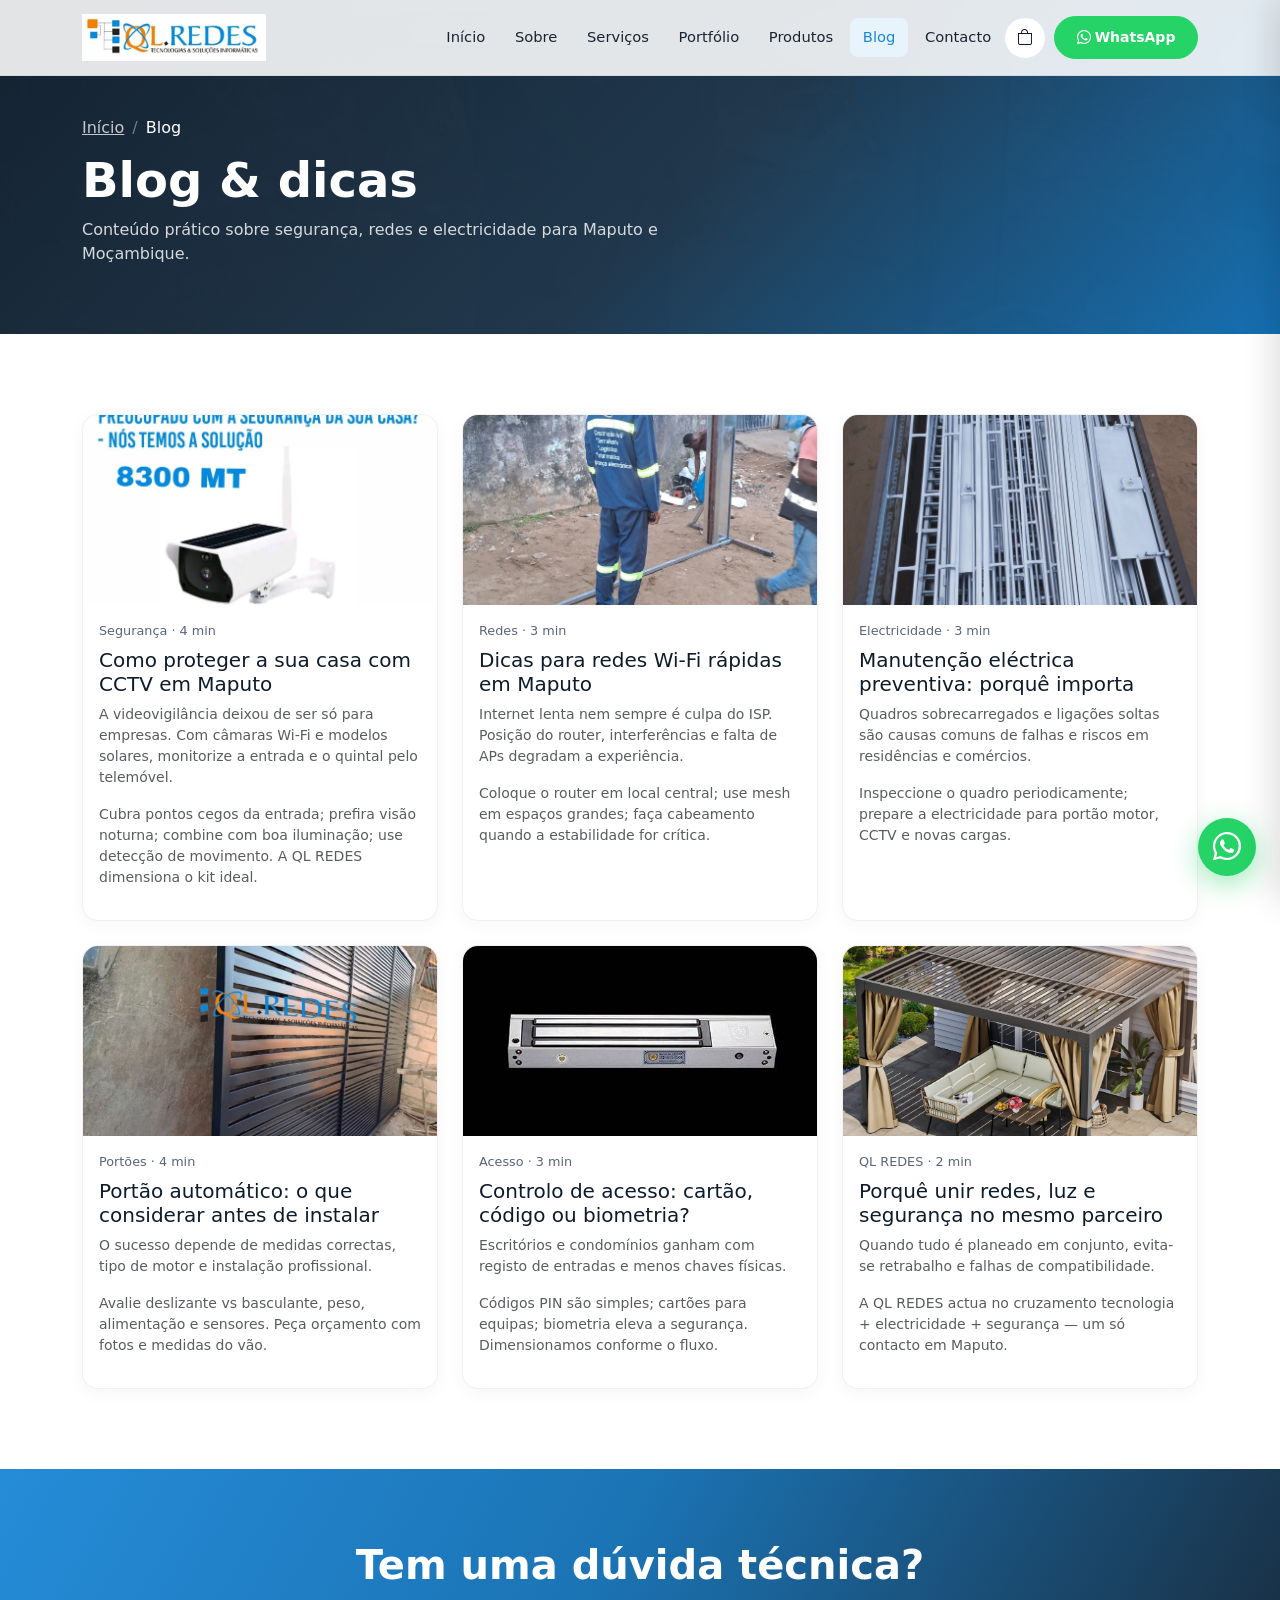
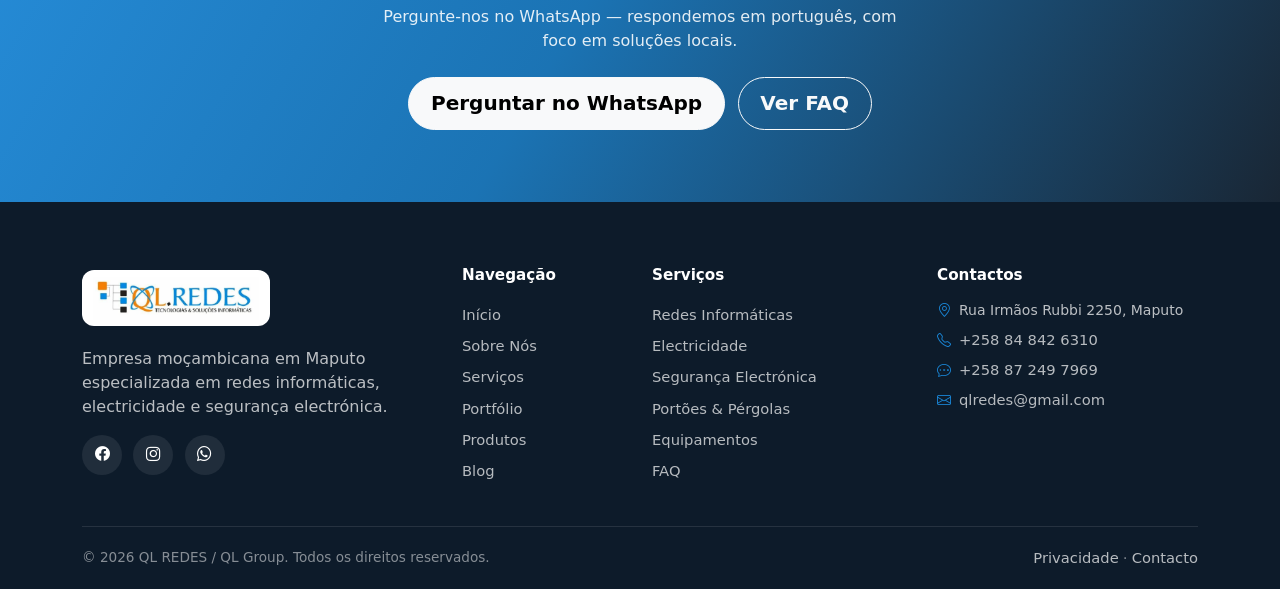
<file: blog.html>
<!DOCTYPE html>
<html lang="pt">
<head>
  <meta charset="UTF-8">
  <meta name="viewport" content="width=device-width, initial-scale=1.0">
  <title>Blog | Dicas de Segurança, Redes e Electricidade — QL REDES</title>
  <meta name="description" content="Artigos e dicas da QL REDES: CCTV, Wi-Fi em Maputo, manutenção eléctrica e portões automáticos.">
  <link href="https://cdn.jsdelivr.net/npm/bootstrap@5.3.3/dist/css/bootstrap.min.css" rel="stylesheet" integrity="sha384-QWTKZyjpPEjISv5WaRU9OFeRpok6YctnYmDr5pNlyT2bRjXh0JMhjY6hW+ALEwIH" crossorigin="anonymous">
  <link href="https://cdn.jsdelivr.net/npm/bootstrap-icons@1.11.3/font/bootstrap-icons.min.css" rel="stylesheet">
  <link rel="stylesheet" href="assets/css/style.css">
  <link rel="icon" href="assets/images/logo.png">
</head>
<body>
  <header id="site-header"></header>
  <main>

    <section class="page-hero">
      <div class="parallax-bg" data-parallax="0.2" style="background-image:url('assets/images/488415479_17893244067207634_6754080003431670941_n.jpg')"></div>
      <div class="parallax-overlay"></div>
      <div class="container">
        <nav aria-label="breadcrumb"><ol class="breadcrumb"><li class="breadcrumb-item"><a href="index.html">Início</a></li><li class="breadcrumb-item active">Blog</li></ol></nav>
        <h1 class="display-5 fw-bold">Blog &amp; dicas</h1>
        <p>Conteúdo prático sobre segurança, redes e electricidade para Maputo e Moçambique.</p>
      </div>
    </section>
    <section class="section"><div class="container"><div class="row g-4">
          <div class="col-md-6 col-lg-4 reveal reveal-delay-1">
            <article class="card ql-card h-100" id="cctv-casa">
              <div class="card-img-wrap"><img src="assets/images/440984849_836565345161614_2712887158395915178_n.jpg" class="card-img-top" alt="Como proteger a sua casa com CCTV em Maputo" loading="lazy"></div>
              <div class="card-body">
                <div class="blog-meta">Segurança · 4 min</div>
                <h3 class="h5 text-navy">Como proteger a sua casa com CCTV em Maputo</h3>
                <p class="text-muted small">A videovigilância deixou de ser só para empresas. Com câmaras Wi-Fi e modelos solares, monitorize a entrada e o quintal pelo telemóvel.</p>
                <p class="text-muted small">Cubra pontos cegos da entrada; prefira visão noturna; combine com boa iluminação; use detecção de movimento. A QL REDES dimensiona o kit ideal.</p>
              </div>
            </article>
          </div>
          <div class="col-md-6 col-lg-4 reveal reveal-delay-2">
            <article class="card ql-card h-100" id="wifi-maputo">
              <div class="card-img-wrap"><img src="assets/images/488415479_17893244067207634_6754080003431670941_n.jpg" class="card-img-top" alt="Dicas para redes Wi-Fi rápidas em Maputo" loading="lazy"></div>
              <div class="card-body">
                <div class="blog-meta">Redes · 3 min</div>
                <h3 class="h5 text-navy">Dicas para redes Wi-Fi rápidas em Maputo</h3>
                <p class="text-muted small">Internet lenta nem sempre é culpa do ISP. Posição do router, interferências e falta de APs degradam a experiência.</p>
                <p class="text-muted small">Coloque o router em local central; use mesh em espaços grandes; faça cabeamento quando a estabilidade for crítica.</p>
              </div>
            </article>
          </div>
          <div class="col-md-6 col-lg-4 reveal reveal-delay-3">
            <article class="card ql-card h-100" id="manutencao-electrica">
              <div class="card-img-wrap"><img src="assets/images/465740896_17874100107207634_5495886275657190308_n.jpg" class="card-img-top" alt="Manutenção eléctrica preventiva: porquê importa" loading="lazy"></div>
              <div class="card-body">
                <div class="blog-meta">Electricidade · 3 min</div>
                <h3 class="h5 text-navy">Manutenção eléctrica preventiva: porquê importa</h3>
                <p class="text-muted small">Quadros sobrecarregados e ligações soltas são causas comuns de falhas e riscos em residências e comércios.</p>
                <p class="text-muted small">Inspeccione o quadro periodicamente; prepare a electricidade para portão motor, CCTV e novas cargas.</p>
              </div>
            </article>
          </div>
          <div class="col-md-6 col-lg-4 reveal reveal-delay-1">
            <article class="card ql-card h-100" id="portao-automatico">
              <div class="card-img-wrap"><img src="assets/images/download%20(1).png" class="card-img-top" alt="Portão automático: o que considerar antes de instalar" loading="lazy"></div>
              <div class="card-body">
                <div class="blog-meta">Portões · 4 min</div>
                <h3 class="h5 text-navy">Portão automático: o que considerar antes de instalar</h3>
                <p class="text-muted small">O sucesso depende de medidas correctas, tipo de motor e instalação profissional.</p>
                <p class="text-muted small">Avalie deslizante vs basculante, peso, alimentação e sensores. Peça orçamento com fotos e medidas do vão.</p>
              </div>
            </article>
          </div>
          <div class="col-md-6 col-lg-4 reveal reveal-delay-2">
            <article class="card ql-card h-100" id="controlo-acesso">
              <div class="card-img-wrap"><img src="assets/images/488255805_1067932538691559_5812239850081575222_n.jpg" class="card-img-top" alt="Controlo de acesso: cartão, código ou biometria?" loading="lazy"></div>
              <div class="card-body">
                <div class="blog-meta">Acesso · 3 min</div>
                <h3 class="h5 text-navy">Controlo de acesso: cartão, código ou biometria?</h3>
                <p class="text-muted small">Escritórios e condomínios ganham com registo de entradas e menos chaves físicas.</p>
                <p class="text-muted small">Códigos PIN são simples; cartões para equipas; biometria eleva a segurança. Dimensionamos conforme o fluxo.</p>
              </div>
            </article>
          </div>
          <div class="col-md-6 col-lg-4 reveal reveal-delay-3">
            <article class="card ql-card h-100" id="solucoes-integradas">
              <div class="card-img-wrap"><img src="assets/images/675813361_1370522625099214_4137454648823396842_n.jpg" class="card-img-top" alt="Porquê unir redes, luz e segurança no mesmo parceiro" loading="lazy"></div>
              <div class="card-body">
                <div class="blog-meta">QL REDES · 2 min</div>
                <h3 class="h5 text-navy">Porquê unir redes, luz e segurança no mesmo parceiro</h3>
                <p class="text-muted small">Quando tudo é planeado em conjunto, evita-se retrabalho e falhas de compatibilidade.</p>
                <p class="text-muted small">A QL REDES actua no cruzamento tecnologia + electricidade + segurança — um só contacto em Maputo.</p>
              </div>
            </article>
          </div></div></div></section>
    <section class="cta-band">
      <div class="parallax-overlay"></div>
      <div class="container reveal">
        <h2 class="display-6 mb-3">Tem uma dúvida técnica?</h2>
        <p class="mb-4">Pergunte-nos no WhatsApp — respondemos em português, com foco em soluções locais.</p>
        <a href="https://wa.me/258848426310?text=Ol%C3%A1%20QL%20REDES!%20Gostaria%20de%20pedir%20um%20or%C3%A7amento%20gratuito." class="btn btn-light btn-lg me-2" target="_blank" rel="noopener">Perguntar no WhatsApp</a>
        <a href="faq.html" class="btn btn-outline-light btn-lg">Ver FAQ</a>
      </div>
    </section>

  </main>
  <footer id="site-footer"></footer>
  <script src="https://cdn.jsdelivr.net/npm/bootstrap@5.3.3/dist/js/bootstrap.bundle.min.js" integrity="sha384-YvpcrYf0tY3lHB60NNkmXc5s9fDVZLESaAA55NDzOxhy9GkcIdslK1eN7N6jIeHz" crossorigin="anonymous"></script>
  <script src="assets/js/products.js"></script>
  <script src="assets/js/cart.js"></script>
  <script src="assets/js/main.js"></script>
</body>
</html>
</file>
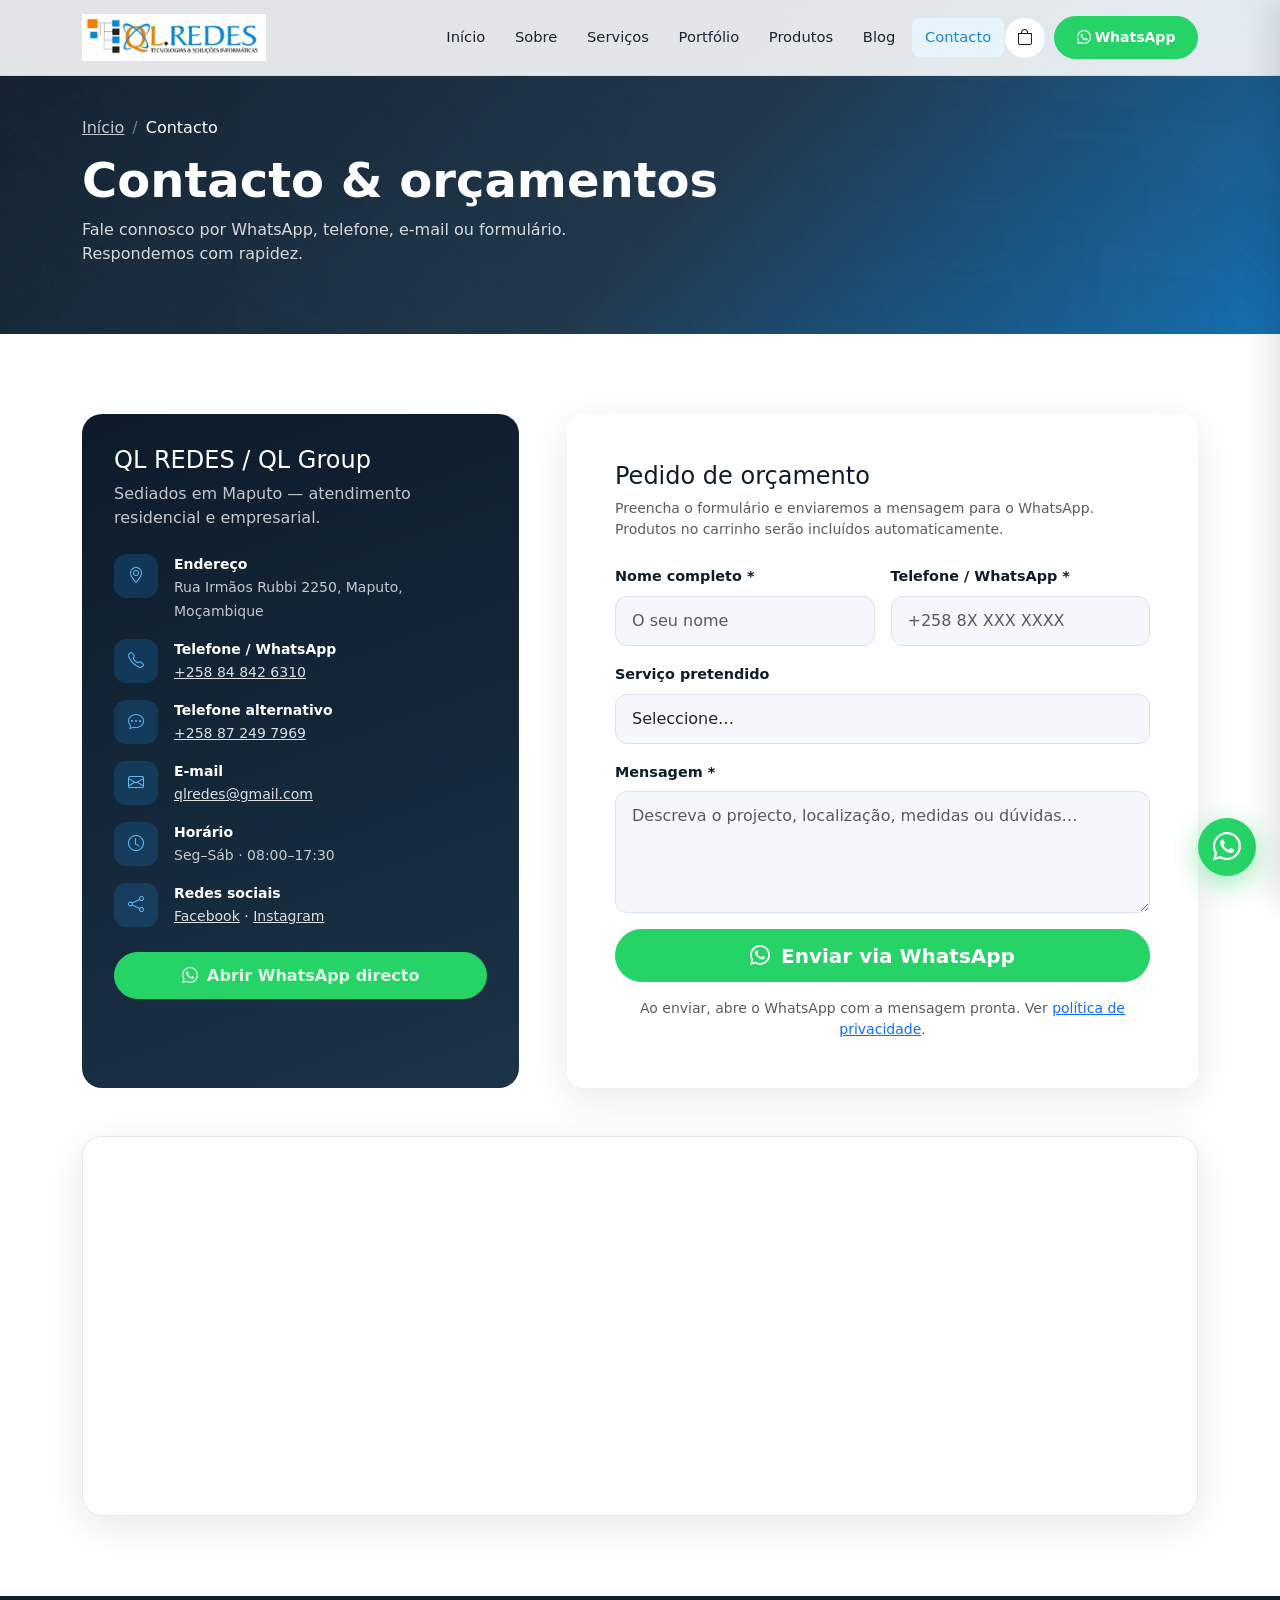
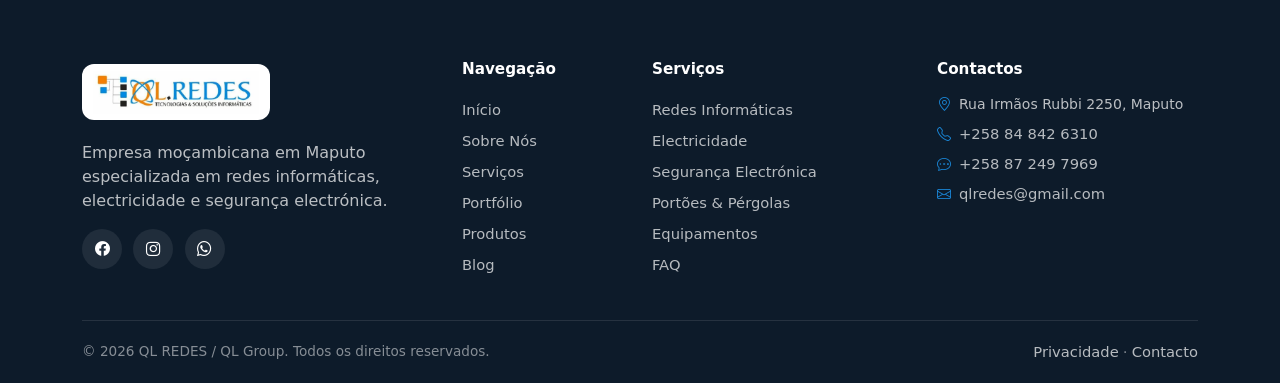
<file: contacto.html>
<!DOCTYPE html>
<html lang="pt">
<head>
  <meta charset="UTF-8">
  <meta name="viewport" content="width=device-width, initial-scale=1.0">
  <title>Contacto | QL REDES Maputo — Orçamento e WhatsApp</title>
  <meta name="description" content="Contacte a QL REDES em Maputo: +258 84 842 6310, qlredes@gmail.com, Rua Irmãos Rubbi 2250.">
  <link href="https://cdn.jsdelivr.net/npm/bootstrap@5.3.3/dist/css/bootstrap.min.css" rel="stylesheet" integrity="sha384-QWTKZyjpPEjISv5WaRU9OFeRpok6YctnYmDr5pNlyT2bRjXh0JMhjY6hW+ALEwIH" crossorigin="anonymous">
  <link href="https://cdn.jsdelivr.net/npm/bootstrap-icons@1.11.3/font/bootstrap-icons.min.css" rel="stylesheet">
  <link rel="stylesheet" href="assets/css/style.css">
  <link rel="icon" href="assets/images/logo.png">
</head>
<body>
  <header id="site-header"></header>
  <main>

    <section class="page-hero">
      <div class="parallax-bg" data-parallax="0.2" style="background-image:url('assets/images/595662529_1269319441886200_6300626288040576835_n.jpg')"></div>
      <div class="parallax-overlay"></div>
      <div class="container">
        <nav aria-label="breadcrumb"><ol class="breadcrumb"><li class="breadcrumb-item"><a href="index.html">Início</a></li><li class="breadcrumb-item active">Contacto</li></ol></nav>
        <h1 class="display-5 fw-bold">Contacto &amp; orçamentos</h1>
        <p>Fale connosco por WhatsApp, telefone, e-mail ou formulário. Respondemos com rapidez.</p>
      </div>
    </section>
    <section class="section">
      <div class="container">
        <div class="row g-4 g-lg-5">
          <div class="col-lg-5 reveal">
            <div class="contact-panel">
              <h3 class="h4 mb-2">QL REDES / QL Group</h3>
              <p class="opacity-75 mb-4">Sediados em Maputo — atendimento residencial e empresarial.</p>
              <div class="d-flex gap-3 mb-3"><div class="contact-row-icon"><i class="bi bi-geo-alt"></i></div><div><strong class="d-block small">Endereço</strong><span class="small opacity-75">Rua Irmãos Rubbi 2250, Maputo, Moçambique</span></div></div>
              <div class="d-flex gap-3 mb-3"><div class="contact-row-icon"><i class="bi bi-telephone"></i></div><div><strong class="d-block small">Telefone / WhatsApp</strong><a href="tel:+258848426310" class="small">+258 84 842 6310</a></div></div>
              <div class="d-flex gap-3 mb-3"><div class="contact-row-icon"><i class="bi bi-chat-dots"></i></div><div><strong class="d-block small">Telefone alternativo</strong><a href="tel:+258872497969" class="small">+258 87 249 7969</a></div></div>
              <div class="d-flex gap-3 mb-3"><div class="contact-row-icon"><i class="bi bi-envelope"></i></div><div><strong class="d-block small">E-mail</strong><a href="mailto:qlredes@gmail.com" class="small">qlredes@gmail.com</a></div></div>
              <div class="d-flex gap-3 mb-3"><div class="contact-row-icon"><i class="bi bi-clock"></i></div><div><strong class="d-block small">Horário</strong><span class="small opacity-75">Seg–Sáb · 08:00–17:30</span></div></div>
              <div class="d-flex gap-3 mb-4"><div class="contact-row-icon"><i class="bi bi-share"></i></div><div><strong class="d-block small">Redes sociais</strong><span class="small"><a href="https://www.facebook.com/joaquimlleao" target="_blank" rel="noopener">Facebook</a> · <a href="https://www.instagram.com/ql_group_/" target="_blank" rel="noopener">Instagram</a></span></div></div>
              <a href="https://wa.me/258848426310?text=Ol%C3%A1%20QL%20REDES!%20Gostaria%20de%20pedir%20um%20or%C3%A7amento%20gratuito." class="btn btn-whatsapp w-100" target="_blank" rel="noopener"><i class="bi bi-whatsapp me-1"></i> Abrir WhatsApp directo</a>
            </div>
          </div>
          <div class="col-lg-7 reveal reveal-delay-2">
            <div class="card border-0 shadow-ql rounded-ql">
              <div class="card-body p-4 p-md-5">
                <h3 class="h4 text-navy mb-2">Pedido de orçamento</h3>
                <p class="text-muted small mb-4">Preencha o formulário e enviaremos a mensagem para o WhatsApp. Produtos no carrinho serão incluídos automaticamente.</p>
                <form id="contact-form" class="needs-validation" novalidate>
                  <div class="row g-3">
                    <div class="col-md-6">
                      <label class="form-label" for="name">Nome completo *</label>
                      <input type="text" class="form-control" id="name" name="name" required placeholder="O seu nome" autocomplete="name">
                      <div class="invalid-feedback">Indique o seu nome.</div>
                    </div>
                    <div class="col-md-6">
                      <label class="form-label" for="phone">Telefone / WhatsApp *</label>
                      <input type="tel" class="form-control" id="phone" name="phone" required placeholder="+258 8X XXX XXXX" autocomplete="tel">
                      <div class="invalid-feedback">Indique o telefone.</div>
                    </div>
                    <div class="col-12">
                      <label class="form-label" for="service">Serviço pretendido</label>
                      <select class="form-select" id="service" name="service">
                        <option value="">Seleccione…</option>
                        <option>Redes Informáticas</option>
                        <option>Electricidade</option>
                        <option>CCTV / Segurança</option>
                        <option>Portões Automáticos</option>
                        <option>Pérgolas / Estores</option>
                        <option>Controlo de Acesso</option>
                        <option>Vários / Integrado</option>
                        <option>Outro</option>
                      </select>
                    </div>
                    <div class="col-12">
                      <label class="form-label" for="message">Mensagem *</label>
                      <textarea class="form-control" id="message" name="message" rows="4" required placeholder="Descreva o projecto, localização, medidas ou dúvidas…"></textarea>
                      <div class="invalid-feedback">Escreva a sua mensagem.</div>
                    </div>
                    <div class="col-12">
                      <button type="submit" class="btn btn-whatsapp btn-lg w-100"><i class="bi bi-whatsapp me-1"></i> Enviar via WhatsApp</button>
                      <p class="small text-muted text-center mt-3 mb-0">Ao enviar, abre o WhatsApp com a mensagem pronta. Ver <a href="privacidade.html">política de privacidade</a>.</p>
                    </div>
                  </div>
                </form>
              </div>
            </div>
          </div>
        </div>
        <div class="map-wrap mt-5 reveal">
          <iframe title="Mapa — Maputo, Moçambique" src="https://maps.google.com/maps?q=Rua%20Irm%C3%A3os%20Rubbi%202250%2C%20Maputo&t=&z=15&ie=UTF8&iwloc=&output=embed" loading="lazy" referrerpolicy="no-referrer-when-downgrade" allowfullscreen></iframe>
        </div>
      </div>
    </section>

  </main>
  <footer id="site-footer"></footer>
  <script src="https://cdn.jsdelivr.net/npm/bootstrap@5.3.3/dist/js/bootstrap.bundle.min.js" integrity="sha384-YvpcrYf0tY3lHB60NNkmXc5s9fDVZLESaAA55NDzOxhy9GkcIdslK1eN7N6jIeHz" crossorigin="anonymous"></script>
  <script src="assets/js/products.js"></script>
  <script src="assets/js/cart.js"></script>
  <script src="assets/js/main.js"></script>
</body>
</html>
</file>
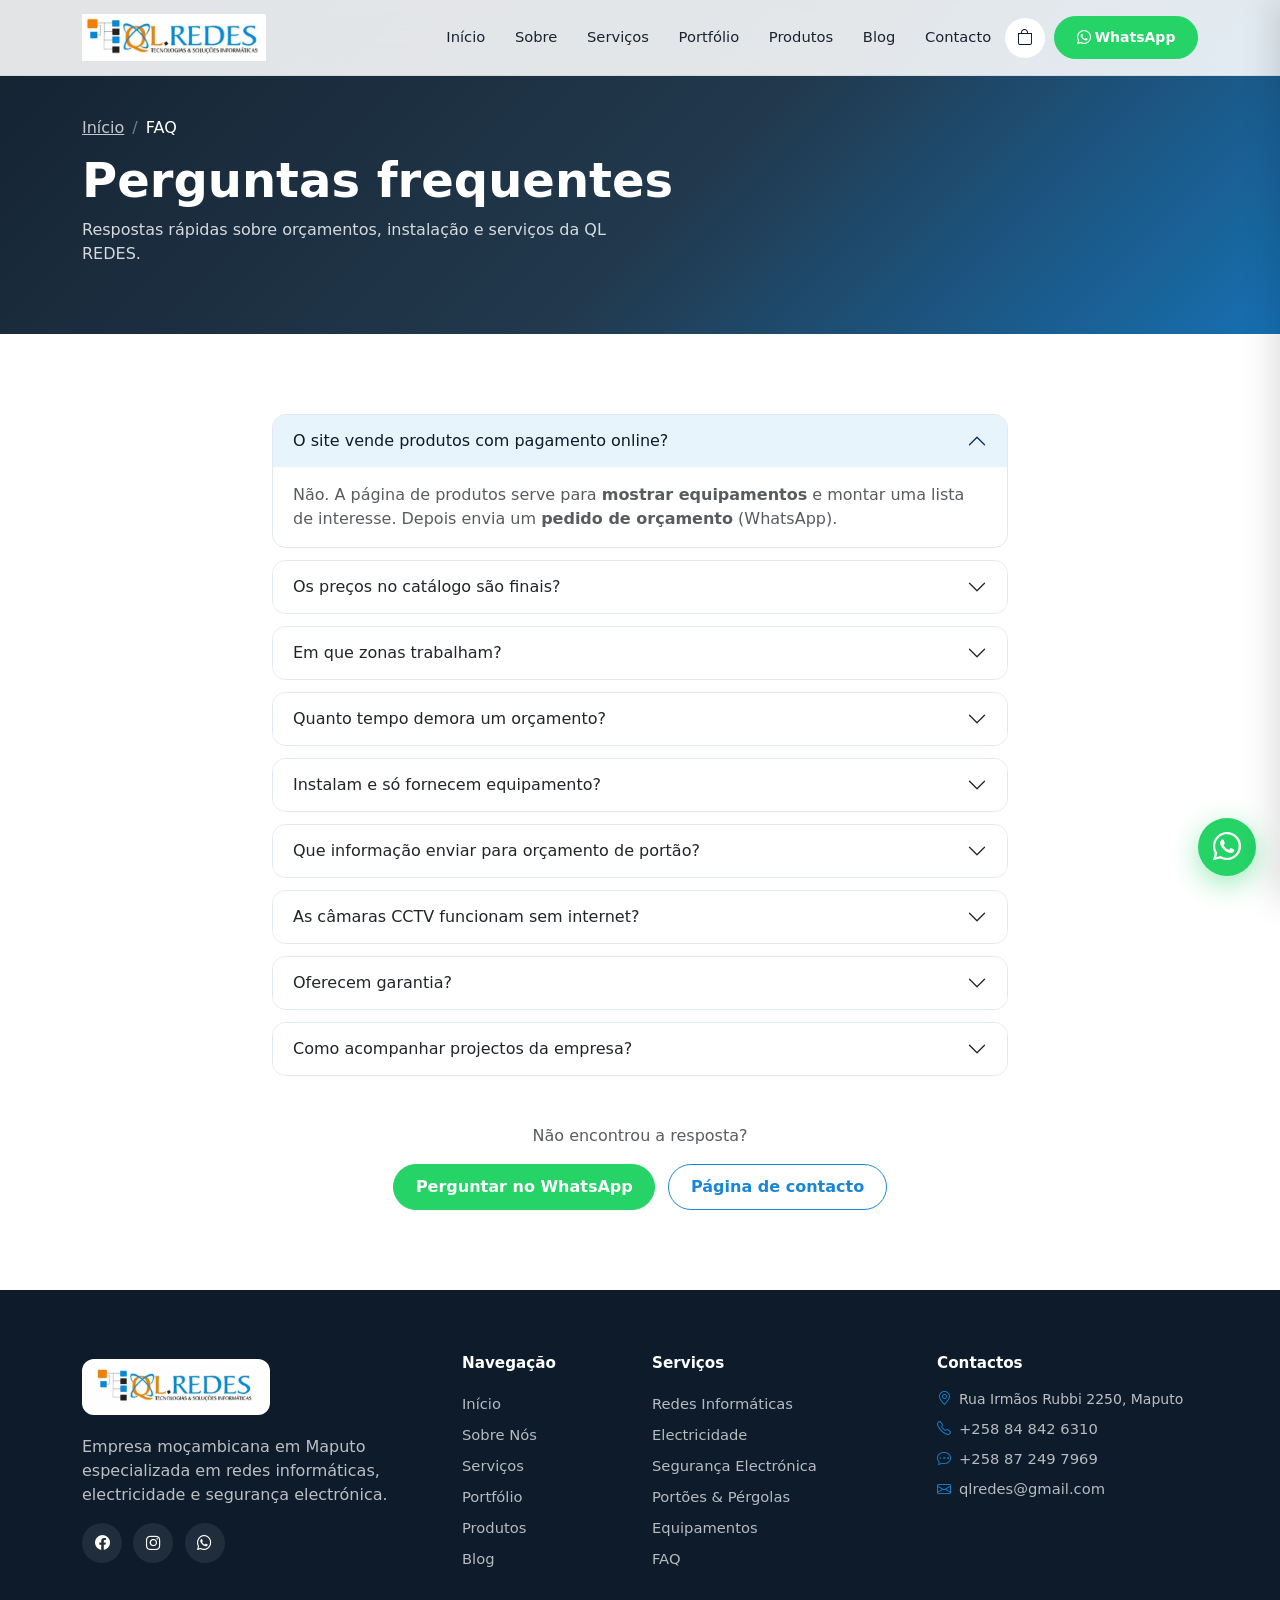
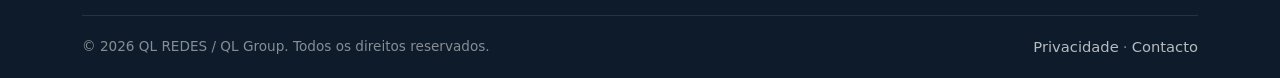
<file: faq.html>
<!DOCTYPE html>
<html lang="pt">
<head>
  <meta charset="UTF-8">
  <meta name="viewport" content="width=device-width, initial-scale=1.0">
  <title>FAQ | Perguntas Frequentes — QL REDES Maputo</title>
  <meta name="description" content="Perguntas frequentes sobre orçamentos, CCTV, portões automáticos, redes e instalação da QL REDES.">
  <link href="https://cdn.jsdelivr.net/npm/bootstrap@5.3.3/dist/css/bootstrap.min.css" rel="stylesheet" integrity="sha384-QWTKZyjpPEjISv5WaRU9OFeRpok6YctnYmDr5pNlyT2bRjXh0JMhjY6hW+ALEwIH" crossorigin="anonymous">
  <link href="https://cdn.jsdelivr.net/npm/bootstrap-icons@1.11.3/font/bootstrap-icons.min.css" rel="stylesheet">
  <link rel="stylesheet" href="assets/css/style.css">
  <link rel="icon" href="assets/images/logo.png">
</head>
<body>
  <header id="site-header"></header>
  <main>

    <section class="page-hero">
      <div class="parallax-overlay"></div>
      <div class="container">
        <nav aria-label="breadcrumb"><ol class="breadcrumb"><li class="breadcrumb-item"><a href="index.html">Início</a></li><li class="breadcrumb-item active">FAQ</li></ol></nav>
        <h1 class="display-5 fw-bold">Perguntas frequentes</h1>
        <p>Respostas rápidas sobre orçamentos, instalação e serviços da QL REDES.</p>
      </div>
    </section>
    <section class="section">
      <div class="container" style="max-width:760px">
        <div class="accordion reveal" id="faqAccordion">
            <div class="accordion-item">
              <h2 class="accordion-header" id="faq0">
                <button class="accordion-button" type="button" data-bs-toggle="collapse" data-bs-target="#c0" aria-expanded="true" aria-controls="c0">O site vende produtos com pagamento online?</button>
              </h2>
              <div id="c0" class="accordion-collapse collapse show" data-bs-parent="#faqAccordion" aria-labelledby="faq0">
                <div class="accordion-body text-muted">Não. A página de produtos serve para <strong>mostrar equipamentos</strong> e montar uma lista de interesse. Depois envia um <strong>pedido de orçamento</strong> (WhatsApp).</div>
              </div>
            </div>
            <div class="accordion-item">
              <h2 class="accordion-header" id="faq1">
                <button class="accordion-button collapsed" type="button" data-bs-toggle="collapse" data-bs-target="#c1" aria-expanded="false" aria-controls="c1">Os preços no catálogo são finais?</button>
              </h2>
              <div id="c1" class="accordion-collapse collapse" data-bs-parent="#faqAccordion" aria-labelledby="faq1">
                <div class="accordion-body text-muted">Os valores indicados (quando existem) são <strong>preços de referência</strong> e podem variar consoante o modelo, quantidade e complexidade da instalação.</div>
              </div>
            </div>
            <div class="accordion-item">
              <h2 class="accordion-header" id="faq2">
                <button class="accordion-button collapsed" type="button" data-bs-toggle="collapse" data-bs-target="#c2" aria-expanded="false" aria-controls="c2">Em que zonas trabalham?</button>
              </h2>
              <div id="c2" class="accordion-collapse collapse" data-bs-parent="#faqAccordion" aria-labelledby="faq2">
                <div class="accordion-body text-muted">Estamos sediados em <strong>Maputo</strong> (Rua Irmãos Rubbi 2250) e atendemos o Grande Maputo. Para outras localidades, contacte-nos.</div>
              </div>
            </div>
            <div class="accordion-item">
              <h2 class="accordion-header" id="faq3">
                <button class="accordion-button collapsed" type="button" data-bs-toggle="collapse" data-bs-target="#c3" aria-expanded="false" aria-controls="c3">Quanto tempo demora um orçamento?</button>
              </h2>
              <div id="c3" class="accordion-collapse collapse" data-bs-parent="#faqAccordion" aria-labelledby="faq3">
                <div class="accordion-body text-muted">Pedidos simples via WhatsApp têm resposta rápida. Projectos com visita técnica podem precisar de avaliação no local.</div>
              </div>
            </div>
            <div class="accordion-item">
              <h2 class="accordion-header" id="faq4">
                <button class="accordion-button collapsed" type="button" data-bs-toggle="collapse" data-bs-target="#c4" aria-expanded="false" aria-controls="c4">Instalam e só fornecem equipamento?</button>
              </h2>
              <div id="c4" class="accordion-collapse collapse" data-bs-parent="#faqAccordion" aria-labelledby="faq4">
                <div class="accordion-body text-muted">Fazemos <strong>fornecimento e instalação</strong>. Em muitos casos a instalação profissional é essencial.</div>
              </div>
            </div>
            <div class="accordion-item">
              <h2 class="accordion-header" id="faq5">
                <button class="accordion-button collapsed" type="button" data-bs-toggle="collapse" data-bs-target="#c5" aria-expanded="false" aria-controls="c5">Que informação enviar para orçamento de portão?</button>
              </h2>
              <div id="c5" class="accordion-collapse collapse" data-bs-parent="#faqAccordion" aria-labelledby="faq5">
                <div class="accordion-body text-muted">Idealmente: <strong>fotos do vão</strong>, medidas aproximadas e se pretende motorização.</div>
              </div>
            </div>
            <div class="accordion-item">
              <h2 class="accordion-header" id="faq6">
                <button class="accordion-button collapsed" type="button" data-bs-toggle="collapse" data-bs-target="#c6" aria-expanded="false" aria-controls="c6">As câmaras CCTV funcionam sem internet?</button>
              </h2>
              <div id="c6" class="accordion-collapse collapse" data-bs-parent="#faqAccordion" aria-labelledby="faq6">
                <div class="accordion-body text-muted">Sistemas com gravador local podem gravar sem internet. A visualização remota normalmente precisa de ligação.</div>
              </div>
            </div>
            <div class="accordion-item">
              <h2 class="accordion-header" id="faq7">
                <button class="accordion-button collapsed" type="button" data-bs-toggle="collapse" data-bs-target="#c7" aria-expanded="false" aria-controls="c7">Oferecem garantia?</button>
              </h2>
              <div id="c7" class="accordion-collapse collapse" data-bs-parent="#faqAccordion" aria-labelledby="faq7">
                <div class="accordion-body text-muted">Sim — a garantia depende do equipamento e do serviço. Detalhamos condições no orçamento.</div>
              </div>
            </div>
            <div class="accordion-item">
              <h2 class="accordion-header" id="faq8">
                <button class="accordion-button collapsed" type="button" data-bs-toggle="collapse" data-bs-target="#c8" aria-expanded="false" aria-controls="c8">Como acompanhar projectos da empresa?</button>
              </h2>
              <div id="c8" class="accordion-collapse collapse" data-bs-parent="#faqAccordion" aria-labelledby="faq8">
                <div class="accordion-body text-muted">Siga no <a href="https://www.facebook.com/joaquimlleao" target="_blank" rel="noopener">Facebook</a> e no <a href="https://www.instagram.com/ql_group_/" target="_blank" rel="noopener">Instagram (@ql_group_)</a>.</div>
              </div>
            </div></div>
        <div class="text-center mt-5 reveal">
          <p class="text-muted mb-3">Não encontrou a resposta?</p>
          <a href="https://wa.me/258848426310?text=Ol%C3%A1%20QL%20REDES!%20Gostaria%20de%20pedir%20um%20or%C3%A7amento%20gratuito." class="btn btn-whatsapp me-2" target="_blank" rel="noopener">Perguntar no WhatsApp</a>
          <a href="contacto.html" class="btn btn-outline-primary">Página de contacto</a>
        </div>
      </div>
    </section>

  </main>
  <footer id="site-footer"></footer>
  <script src="https://cdn.jsdelivr.net/npm/bootstrap@5.3.3/dist/js/bootstrap.bundle.min.js" integrity="sha384-YvpcrYf0tY3lHB60NNkmXc5s9fDVZLESaAA55NDzOxhy9GkcIdslK1eN7N6jIeHz" crossorigin="anonymous"></script>
  <script src="assets/js/products.js"></script>
  <script src="assets/js/cart.js"></script>
  <script src="assets/js/main.js"></script>
</body>
</html>
</file>
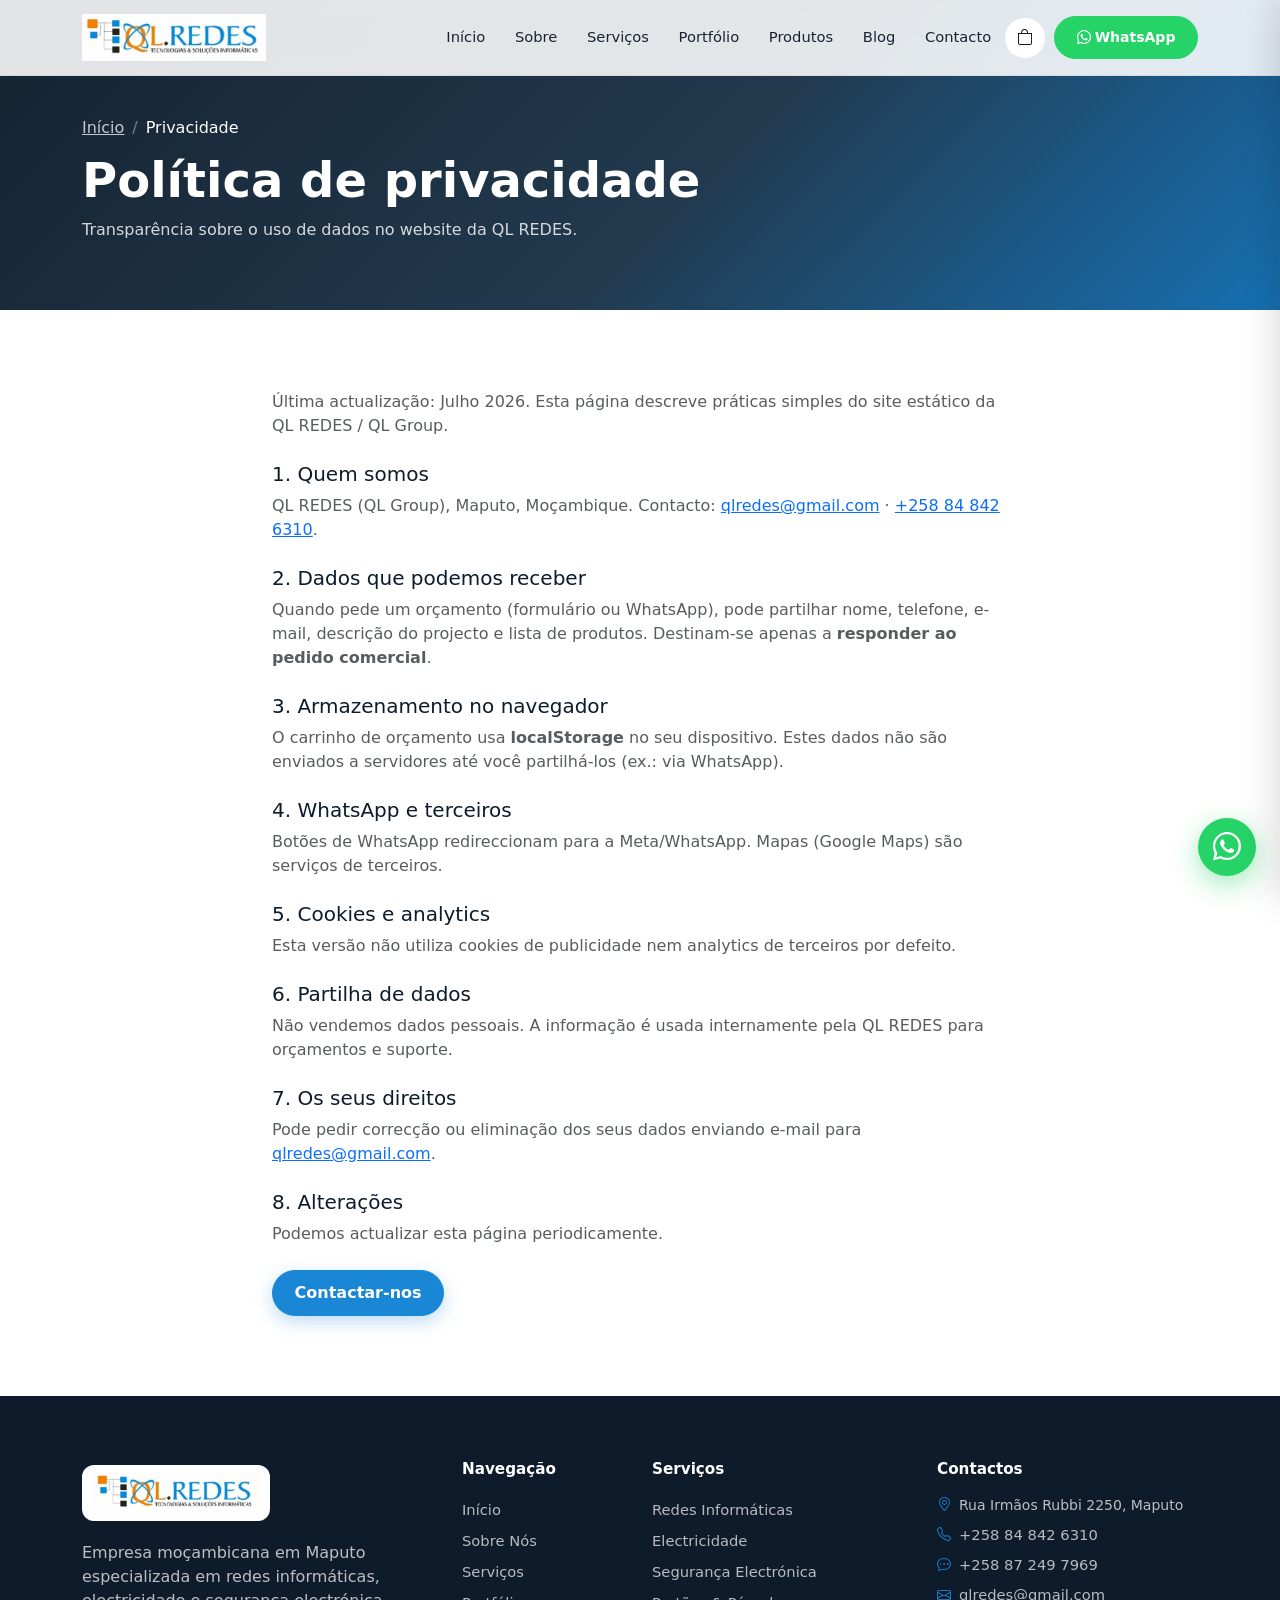
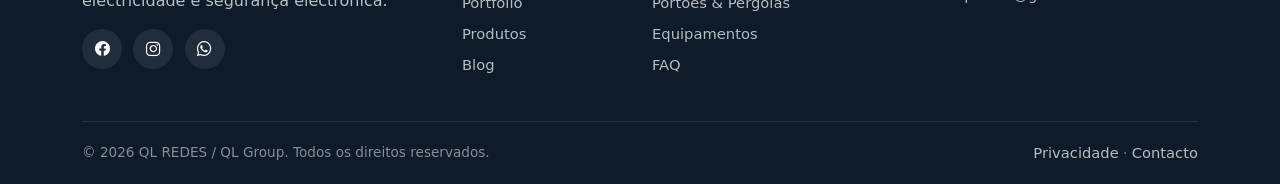
<file: privacidade.html>
<!DOCTYPE html>
<html lang="pt">
<head>
  <meta charset="UTF-8">
  <meta name="viewport" content="width=device-width, initial-scale=1.0">
  <title>Política de Privacidade | QL REDES</title>
  <meta name="description" content="Política de privacidade do website da QL REDES — como tratamos contactos e pedidos de orçamento.">
  <link href="https://cdn.jsdelivr.net/npm/bootstrap@5.3.3/dist/css/bootstrap.min.css" rel="stylesheet" integrity="sha384-QWTKZyjpPEjISv5WaRU9OFeRpok6YctnYmDr5pNlyT2bRjXh0JMhjY6hW+ALEwIH" crossorigin="anonymous">
  <link href="https://cdn.jsdelivr.net/npm/bootstrap-icons@1.11.3/font/bootstrap-icons.min.css" rel="stylesheet">
  <link rel="stylesheet" href="assets/css/style.css">
  <link rel="icon" href="assets/images/logo.png">
</head>
<body>
  <header id="site-header"></header>
  <main>

    <section class="page-hero">
      <div class="parallax-overlay"></div>
      <div class="container">
        <nav aria-label="breadcrumb"><ol class="breadcrumb"><li class="breadcrumb-item"><a href="index.html">Início</a></li><li class="breadcrumb-item active">Privacidade</li></ol></nav>
        <h1 class="display-5 fw-bold">Política de privacidade</h1>
        <p>Transparência sobre o uso de dados no website da QL REDES.</p>
      </div>
    </section>
    <section class="section">
      <div class="container" style="max-width:760px">
        <p class="text-muted mb-4">Última actualização: Julho 2026. Esta página descreve práticas simples do site estático da QL REDES / QL Group.</p>
        <h3 class="h5 text-navy">1. Quem somos</h3>
        <p class="text-muted mb-4">QL REDES (QL Group), Maputo, Moçambique. Contacto: <a href="mailto:qlredes@gmail.com">qlredes@gmail.com</a> · <a href="tel:+258848426310">+258 84 842 6310</a>.</p>
        <h3 class="h5 text-navy">2. Dados que podemos receber</h3>
        <p class="text-muted mb-4">Quando pede um orçamento (formulário ou WhatsApp), pode partilhar nome, telefone, e-mail, descrição do projecto e lista de produtos. Destinam-se apenas a <strong>responder ao pedido comercial</strong>.</p>
        <h3 class="h5 text-navy">3. Armazenamento no navegador</h3>
        <p class="text-muted mb-4">O carrinho de orçamento usa <strong>localStorage</strong> no seu dispositivo. Estes dados não são enviados a servidores até você partilhá-los (ex.: via WhatsApp).</p>
        <h3 class="h5 text-navy">4. WhatsApp e terceiros</h3>
        <p class="text-muted mb-4">Botões de WhatsApp redireccionam para a Meta/WhatsApp. Mapas (Google Maps) são serviços de terceiros.</p>
        <h3 class="h5 text-navy">5. Cookies e analytics</h3>
        <p class="text-muted mb-4">Esta versão não utiliza cookies de publicidade nem analytics de terceiros por defeito.</p>
        <h3 class="h5 text-navy">6. Partilha de dados</h3>
        <p class="text-muted mb-4">Não vendemos dados pessoais. A informação é usada internamente pela QL REDES para orçamentos e suporte.</p>
        <h3 class="h5 text-navy">7. Os seus direitos</h3>
        <p class="text-muted mb-4">Pode pedir correcção ou eliminação dos seus dados enviando e-mail para <a href="mailto:qlredes@gmail.com">qlredes@gmail.com</a>.</p>
        <h3 class="h5 text-navy">8. Alterações</h3>
        <p class="text-muted mb-4">Podemos actualizar esta página periodicamente.</p>
        <a href="contacto.html" class="btn btn-primary">Contactar-nos</a>
      </div>
    </section>

  </main>
  <footer id="site-footer"></footer>
  <script src="https://cdn.jsdelivr.net/npm/bootstrap@5.3.3/dist/js/bootstrap.bundle.min.js" integrity="sha384-YvpcrYf0tY3lHB60NNkmXc5s9fDVZLESaAA55NDzOxhy9GkcIdslK1eN7N6jIeHz" crossorigin="anonymous"></script>
  <script src="assets/js/products.js"></script>
  <script src="assets/js/cart.js"></script>
  <script src="assets/js/main.js"></script>
</body>
</html>
</file>
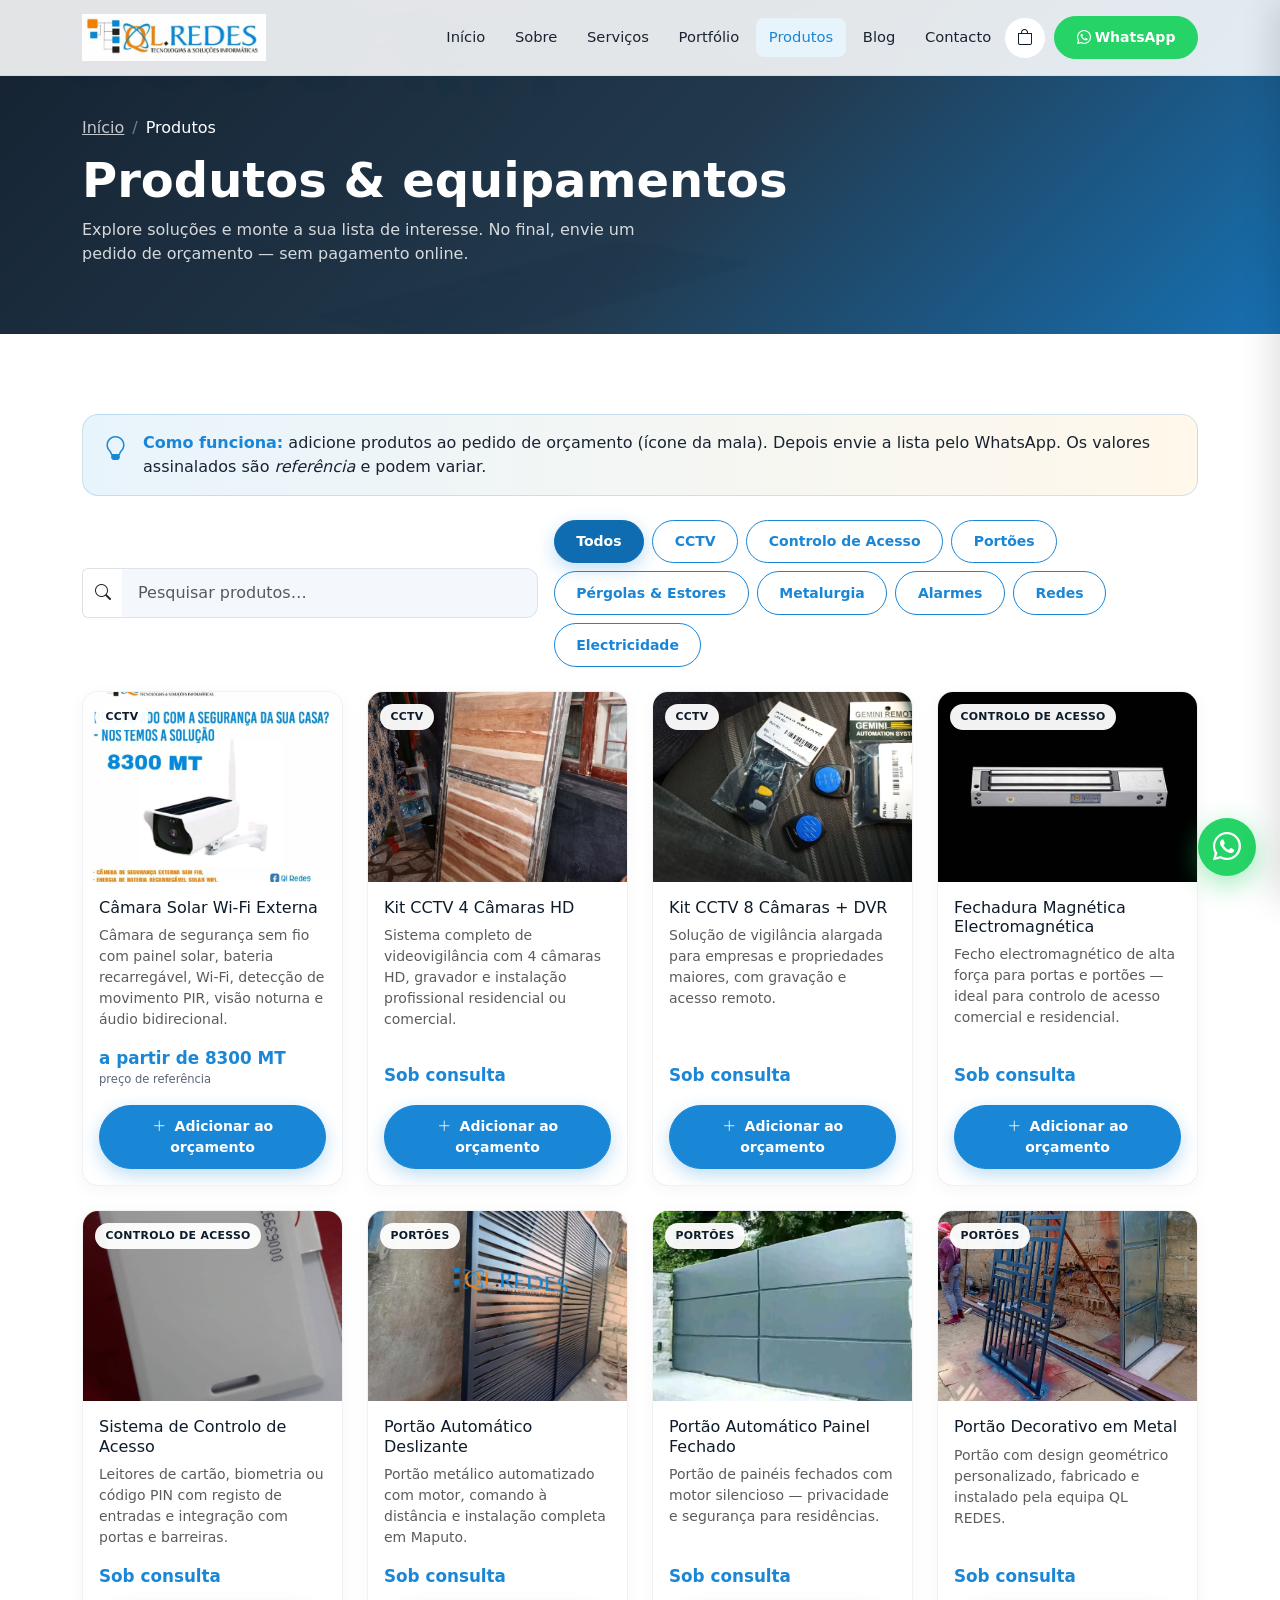
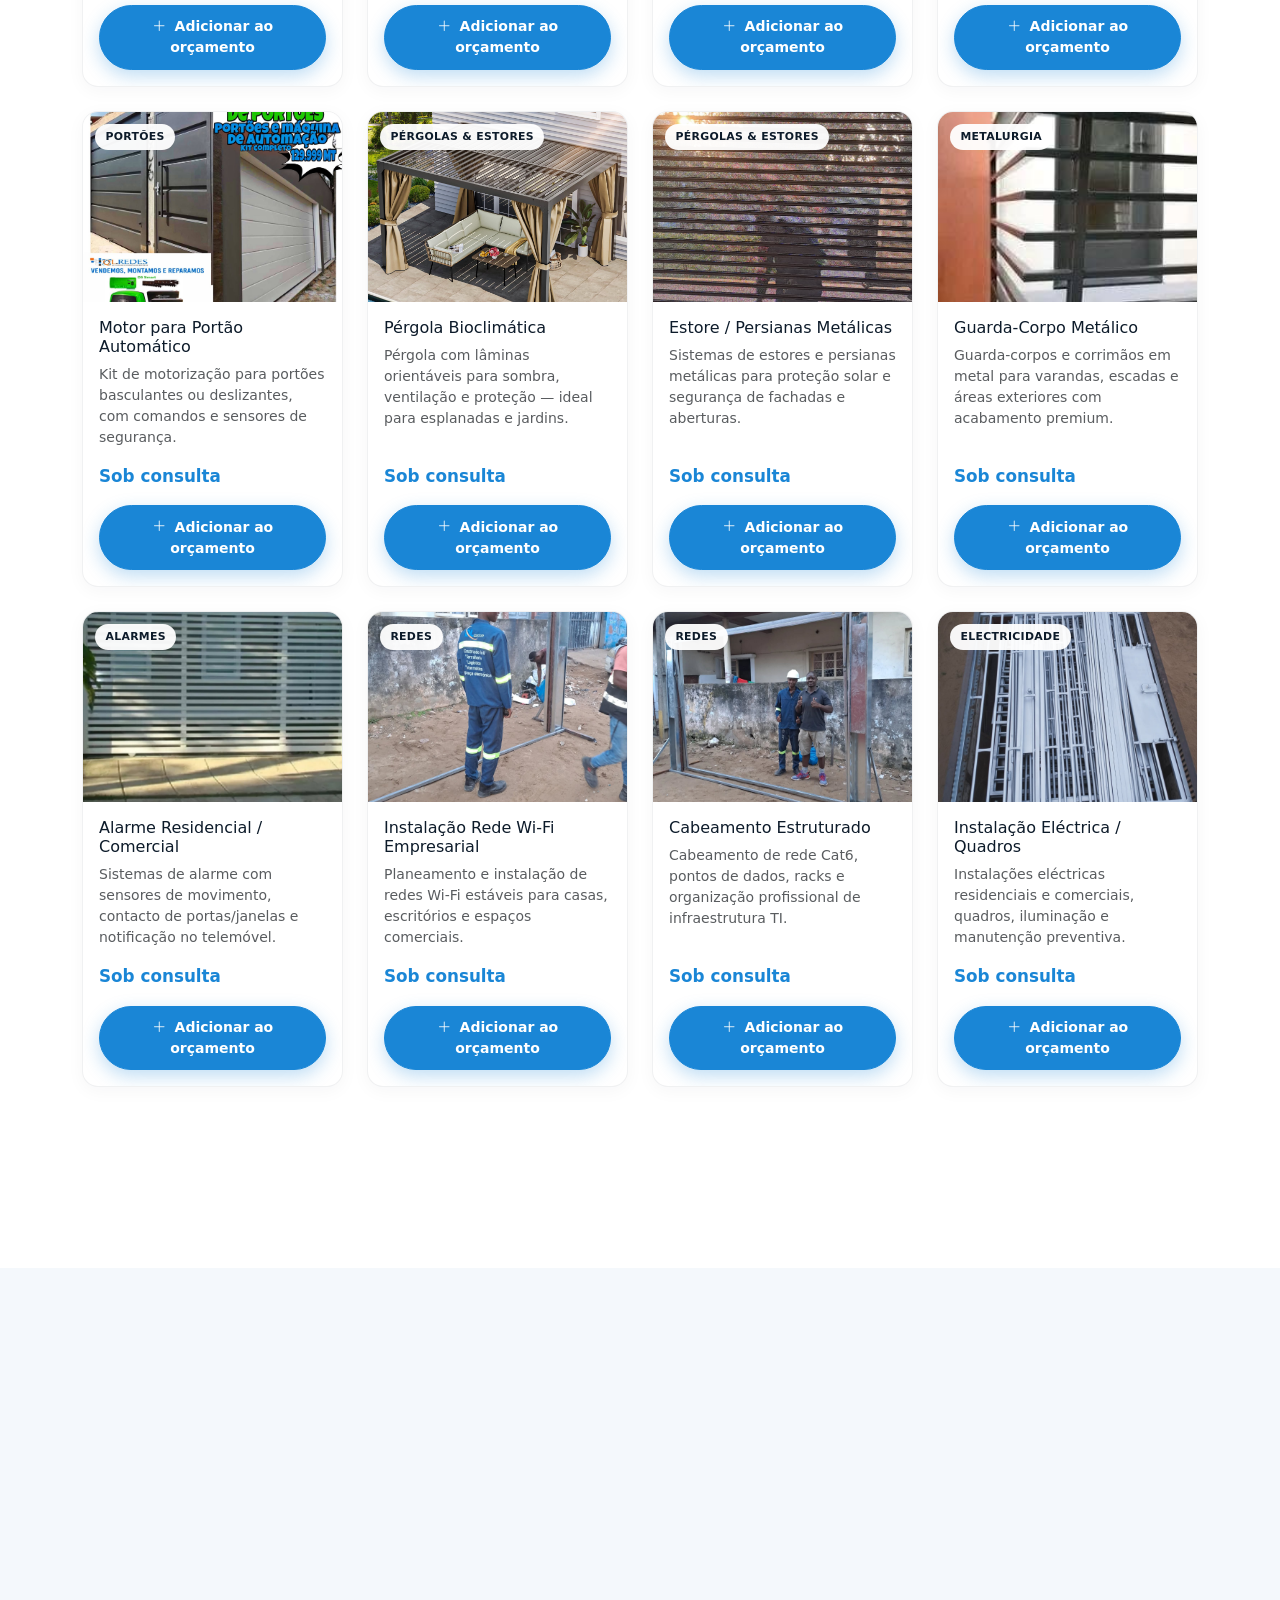
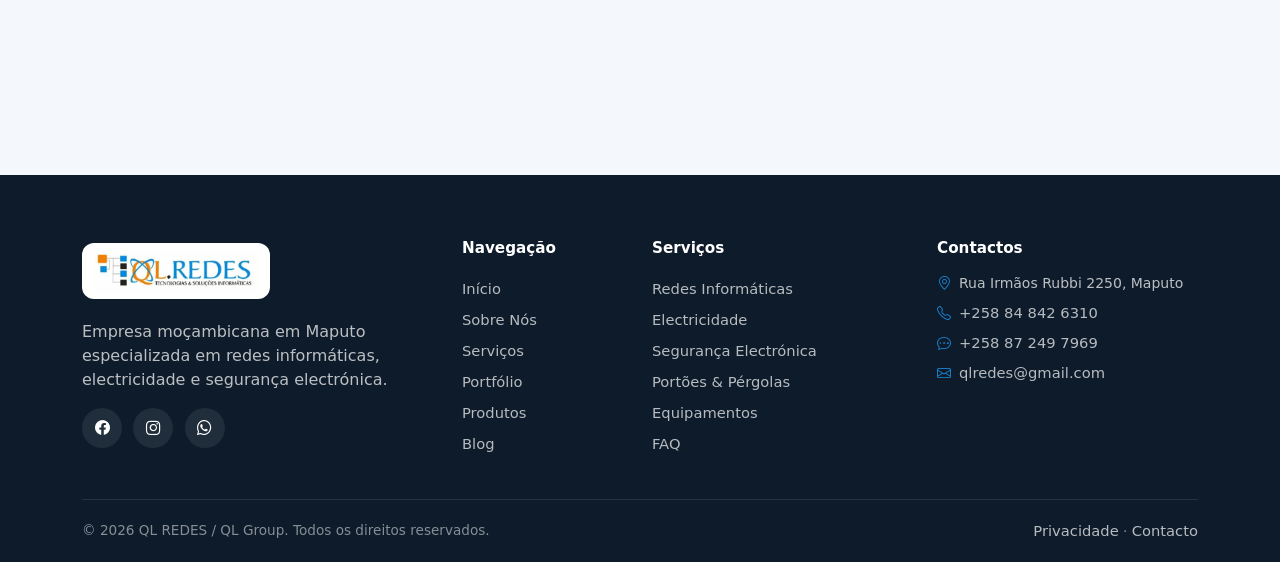
<file: produtos.html>
<!DOCTYPE html>
<html lang="pt">
<head>
  <meta charset="UTF-8">
  <meta name="viewport" content="width=device-width, initial-scale=1.0">
  <title>Produtos | Equipamentos e Orçamento — QL REDES Maputo</title>
  <meta name="description" content="Catálogo QL REDES: CCTV, portões, fechaduras, redes e mais. Adicione ao carrinho e peça orçamento via WhatsApp.">
  <link href="https://cdn.jsdelivr.net/npm/bootstrap@5.3.3/dist/css/bootstrap.min.css" rel="stylesheet" integrity="sha384-QWTKZyjpPEjISv5WaRU9OFeRpok6YctnYmDr5pNlyT2bRjXh0JMhjY6hW+ALEwIH" crossorigin="anonymous">
  <link href="https://cdn.jsdelivr.net/npm/bootstrap-icons@1.11.3/font/bootstrap-icons.min.css" rel="stylesheet">
  <link rel="stylesheet" href="assets/css/style.css">
  <link rel="icon" href="assets/images/logo.png">
</head>
<body>
  <header id="site-header"></header>
  <main>

    <section class="page-hero">
      <div class="parallax-bg" data-parallax="0.2" style="background-image:url('assets/images/440984849_836565345161614_2712887158395915178_n.jpg')"></div>
      <div class="parallax-overlay"></div>
      <div class="container">
        <nav aria-label="breadcrumb"><ol class="breadcrumb"><li class="breadcrumb-item"><a href="index.html">Início</a></li><li class="breadcrumb-item active">Produtos</li></ol></nav>
        <h1 class="display-5 fw-bold">Produtos &amp; equipamentos</h1>
        <p>Explore soluções e monte a sua lista de interesse. No final, envie um pedido de orçamento — sem pagamento online.</p>
      </div>
    </section>
    <section class="section">
      <div class="container">
        <div class="quote-note d-flex gap-3 align-items-start mb-4 reveal">
          <i class="bi bi-lightbulb fs-4 text-primary"></i>
          <div><strong class="text-primary">Como funciona:</strong> adicione produtos ao pedido de orçamento (ícone da mala). Depois envie a lista pelo WhatsApp. Os valores assinalados são <em>referência</em> e podem variar.</div>
        </div>
        <div class="row g-3 align-items-center mb-4 reveal">
          <div class="col-md-5">
            <div class="input-group">
              <span class="input-group-text bg-white border-end-0"><i class="bi bi-search"></i></span>
              <input type="search" id="product-search" class="form-control border-start-0" placeholder="Pesquisar produtos…" autocomplete="off">
            </div>
          </div>
          <div class="col-md-7"><div class="d-flex flex-wrap gap-2" id="product-cats"></div></div>
        </div>
        <div class="row g-4" id="product-grid"></div>
        <div class="text-center mt-5 reveal">
          <button type="button" class="btn btn-whatsapp btn-lg" data-open-cart><i class="bi bi-bag-check me-1"></i> Ver pedido de orçamento</button>
        </div>
      </div>
    </section>
    <section class="section section-soft">
      <div class="container">
        <div class="text-center mb-5 reveal">
          <span class="section-label">Apoio</span>
          <h2 class="section-title">Precisa de ajuda a escolher?</h2>
        </div>
        <div class="row g-4">
          <div class="col-md-4 reveal"><div class="card ql-card h-100"><div class="card-body p-4"><div class="card-icon"><i class="bi bi-house"></i></div><h3 class="h5">Residencial</h3><p class="text-muted small mb-0">CCTV, alarme, portão e Wi-Fi — dimensionamos conforme o espaço.</p></div></div></div>
          <div class="col-md-4 reveal reveal-delay-2"><div class="card ql-card h-100"><div class="card-body p-4"><div class="card-icon"><i class="bi bi-building"></i></div><h3 class="h5">Empresarial</h3><p class="text-muted small mb-0">Redes, controlo de acesso e vigilância para escritórios e lojas.</p></div></div></div>
          <div class="col-md-4 reveal reveal-delay-3"><div class="card ql-card h-100"><div class="card-body p-4"><div class="card-icon"><i class="bi bi-chat-dots"></i></div><h3 class="h5">Consulta rápida</h3><p class="text-muted small">Envie fotos no WhatsApp e receba orientação antes do orçamento.</p><a href="https://wa.me/258848426310?text=Ol%C3%A1%20QL%20REDES!%20Gostaria%20de%20pedir%20um%20or%C3%A7amento%20gratuito." class="fw-semibold" target="_blank" rel="noopener">Falar agora <i class="bi bi-arrow-right"></i></a></div></div></div>
        </div>
      </div>
    </section>

  </main>
  <footer id="site-footer"></footer>
  <script src="https://cdn.jsdelivr.net/npm/bootstrap@5.3.3/dist/js/bootstrap.bundle.min.js" integrity="sha384-YvpcrYf0tY3lHB60NNkmXc5s9fDVZLESaAA55NDzOxhy9GkcIdslK1eN7N6jIeHz" crossorigin="anonymous"></script>
  <script src="assets/js/products.js"></script>
  <script src="assets/js/cart.js"></script>
  <script src="assets/js/main.js"></script>
</body>
</html>
</file>
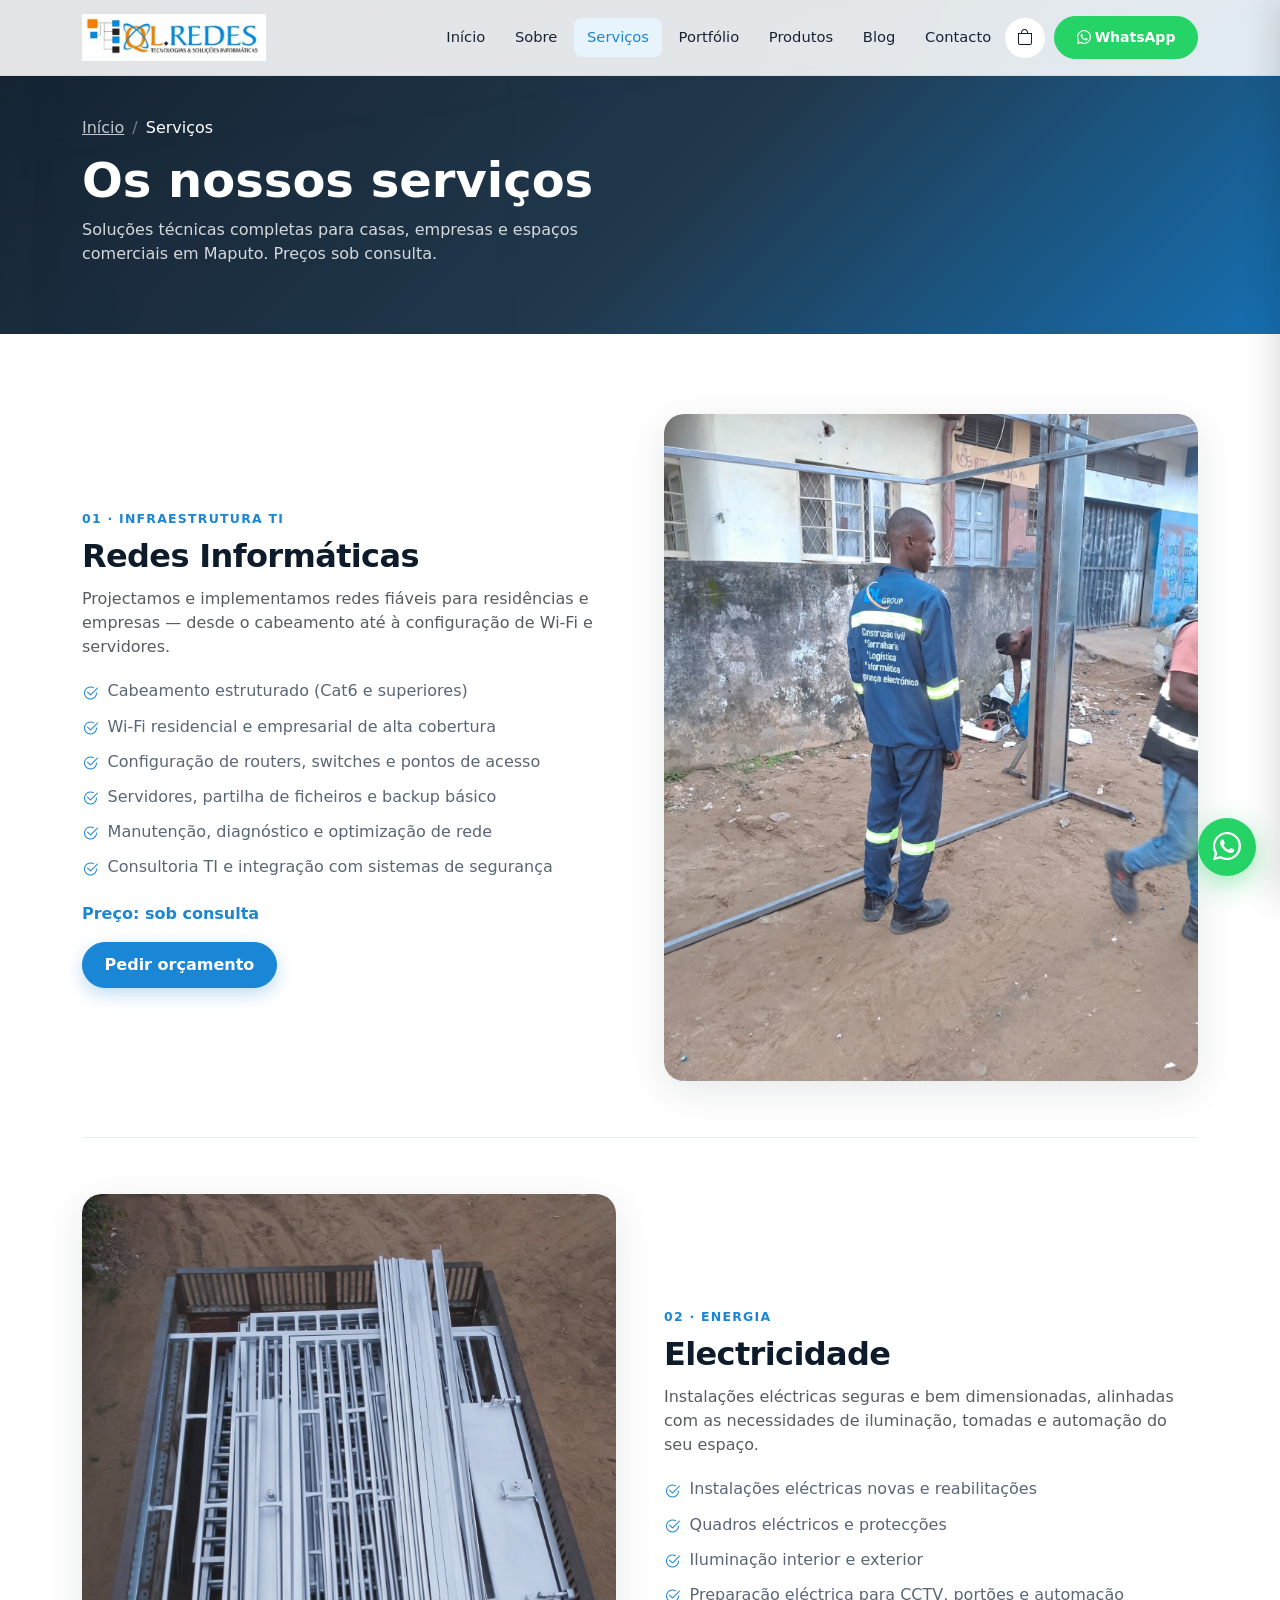
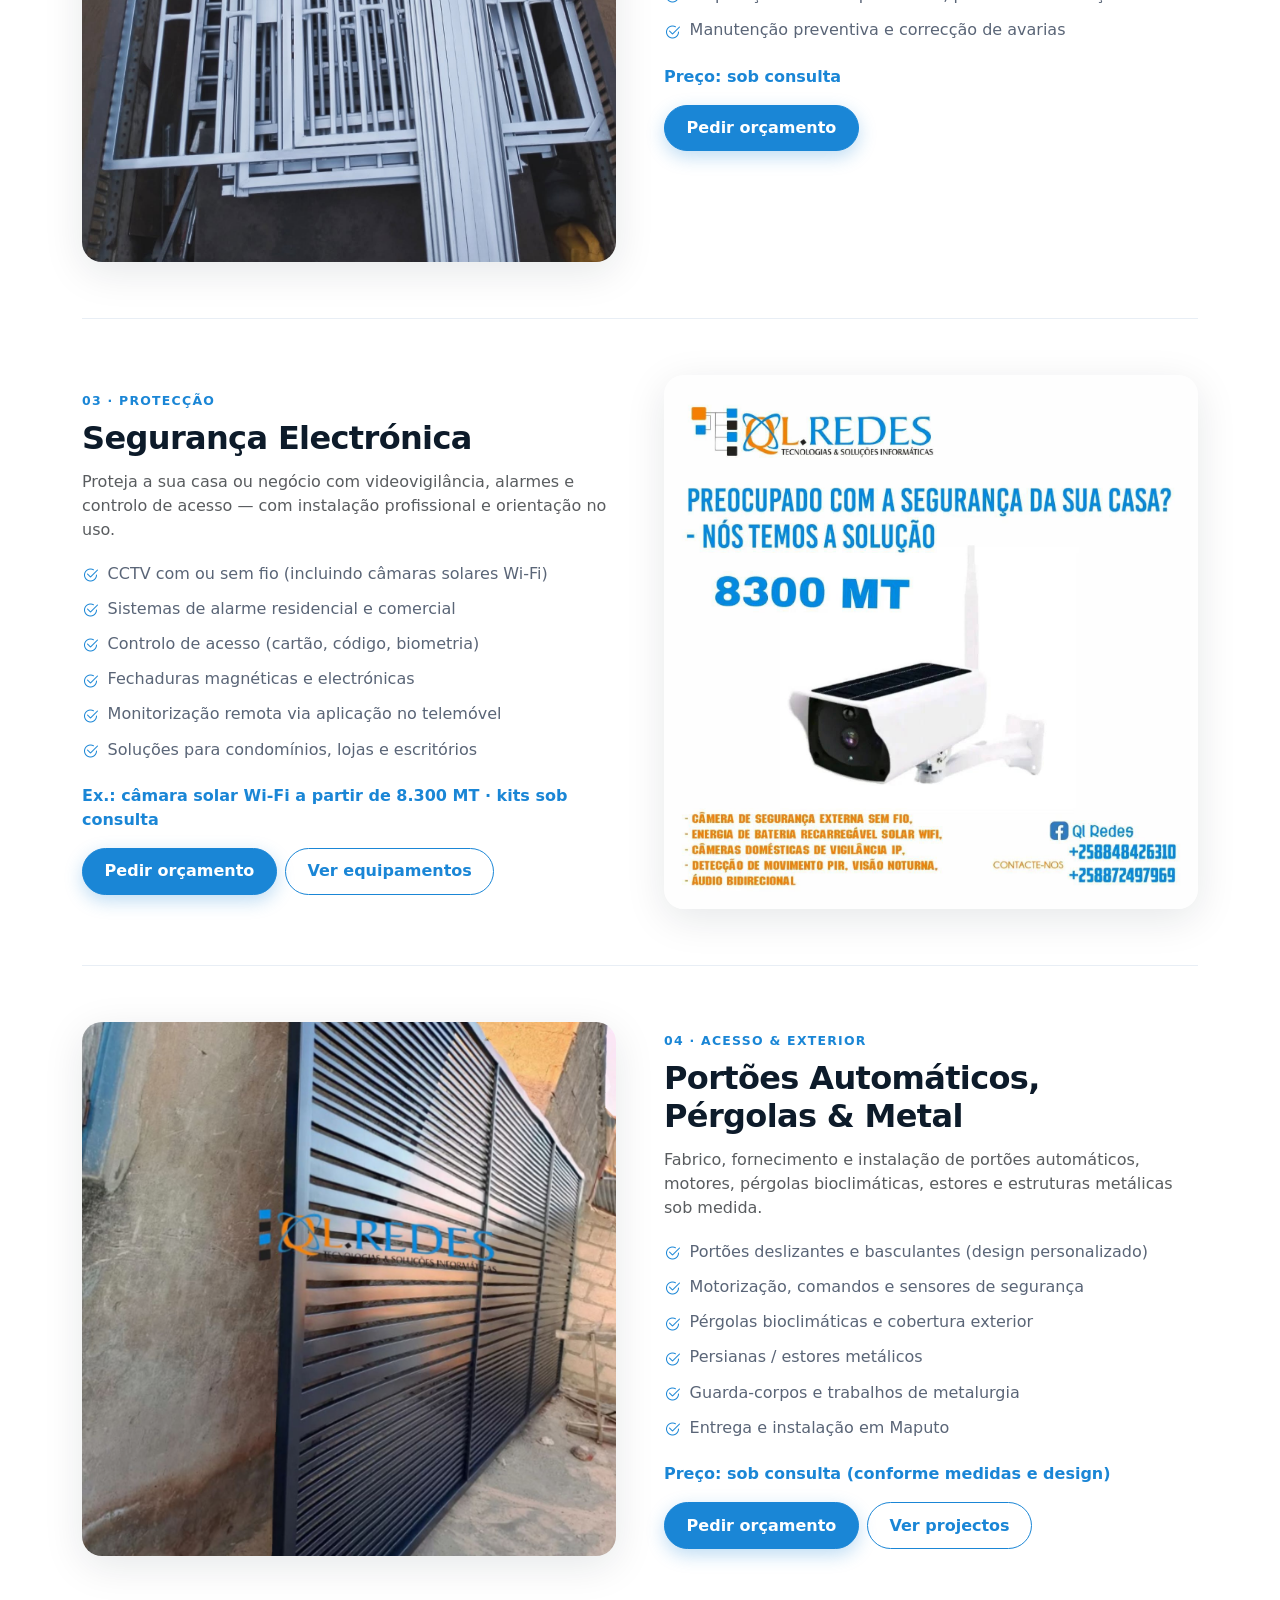
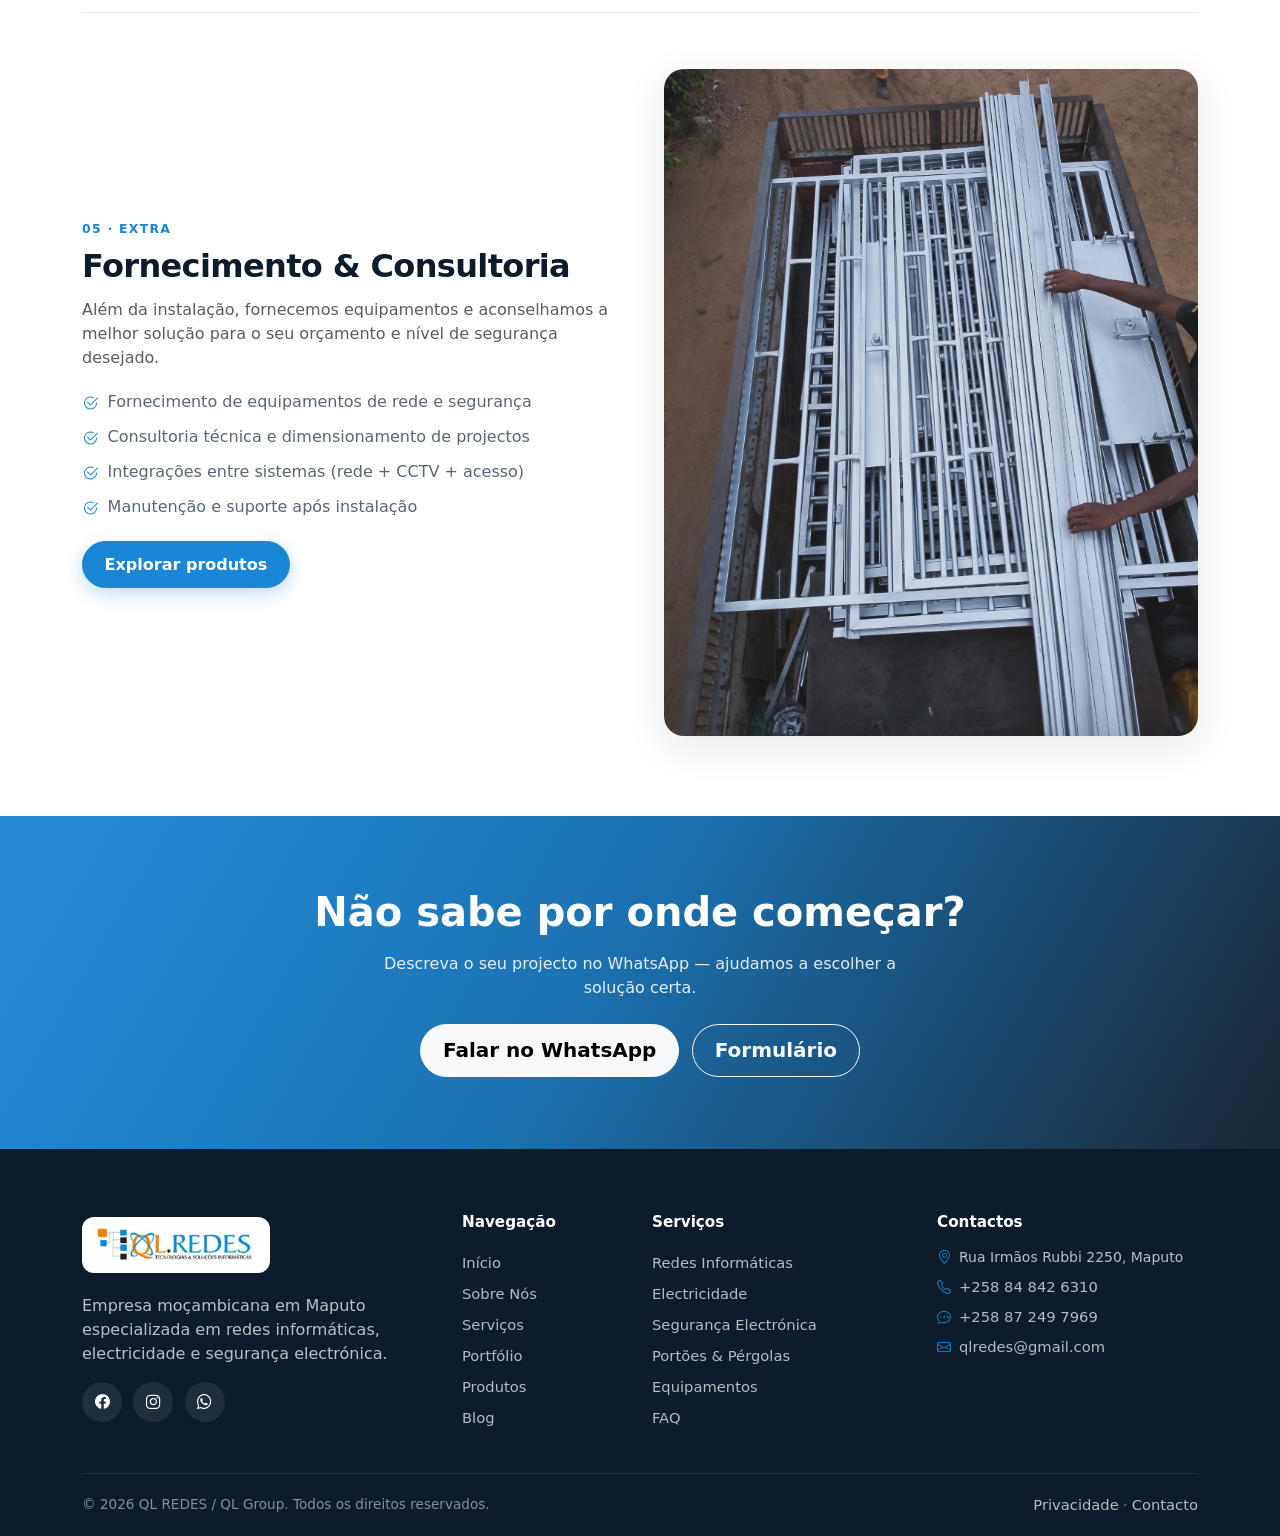
<file: servicos.html>
<!DOCTYPE html>
<html lang="pt">
<head>
  <meta charset="UTF-8">
  <meta name="viewport" content="width=device-width, initial-scale=1.0">
  <title>Serviços | Redes, Electricidade, CCTV e Portões — QL REDES Maputo</title>
  <meta name="description" content="Serviços QL REDES em Maputo: redes informáticas, Wi-Fi, electricidade, CCTV, alarmes, controlo de acesso, portões automáticos e pérgolas.">
  <link href="https://cdn.jsdelivr.net/npm/bootstrap@5.3.3/dist/css/bootstrap.min.css" rel="stylesheet" integrity="sha384-QWTKZyjpPEjISv5WaRU9OFeRpok6YctnYmDr5pNlyT2bRjXh0JMhjY6hW+ALEwIH" crossorigin="anonymous">
  <link href="https://cdn.jsdelivr.net/npm/bootstrap-icons@1.11.3/font/bootstrap-icons.min.css" rel="stylesheet">
  <link rel="stylesheet" href="assets/css/style.css">
  <link rel="icon" href="assets/images/logo.png">
</head>
<body>
  <header id="site-header"></header>
  <main>

    <section class="page-hero">
      <div class="parallax-bg" data-parallax="0.2" style="background-image:url('assets/images/download.png')"></div>
      <div class="parallax-overlay"></div>
      <div class="container">
        <nav aria-label="breadcrumb"><ol class="breadcrumb"><li class="breadcrumb-item"><a href="index.html">Início</a></li><li class="breadcrumb-item active">Serviços</li></ol></nav>
        <h1 class="display-5 fw-bold">Os nossos serviços</h1>
        <p>Soluções técnicas completas para casas, empresas e espaços comerciais em Maputo. Preços sob consulta.</p>
      </div>
    </section>
    <section class="section"><div class="container">
        <article class="service-detail" id="redes">
          <div class="row g-4 g-lg-5 align-items-center">
            <div class="col-lg-6  reveal">
              <span class="section-label">01 · Infraestrutura TI</span>
              <h2 class="section-title">Redes Informáticas</h2>
              <p class="text-muted">Projectamos e implementamos redes fiáveis para residências e empresas — desde o cabeamento até à configuração de Wi-Fi e servidores.</p>
              <ul class="check-list"><li><i class="bi bi-check2-circle"></i><span>Cabeamento estruturado (Cat6 e superiores)</span></li><li><i class="bi bi-check2-circle"></i><span>Wi-Fi residencial e empresarial de alta cobertura</span></li><li><i class="bi bi-check2-circle"></i><span>Configuração de routers, switches e pontos de acesso</span></li><li><i class="bi bi-check2-circle"></i><span>Servidores, partilha de ficheiros e backup básico</span></li><li><i class="bi bi-check2-circle"></i><span>Manutenção, diagnóstico e optimização de rede</span></li><li><i class="bi bi-check2-circle"></i><span>Consultoria TI e integração com sistemas de segurança</span></li></ul>
              <p class="fw-bold text-primary mb-3">Preço: sob consulta</p>
              <a href="https://wa.me/258848426310?text=Ol%C3%A1%21%20Quero%20or%C3%A7amento%20de%20redes%20inform%C3%A1ticas." class="btn btn-primary" target="_blank" rel="noopener">Pedir orçamento</a>
            </div>
            <div class="col-lg-6  reveal reveal-delay-2">
              <div class="visual-frame"><img src="assets/images/488415479_17893244067207634_6754080003431670941_n.jpg" alt="Redes Informáticas" loading="lazy"></div>
            </div>
          </div>
        </article>
        <article class="service-detail" id="electricidade">
          <div class="row g-4 g-lg-5 align-items-center">
            <div class="col-lg-6 order-lg-2 reveal">
              <span class="section-label">02 · Energia</span>
              <h2 class="section-title">Electricidade</h2>
              <p class="text-muted">Instalações eléctricas seguras e bem dimensionadas, alinhadas com as necessidades de iluminação, tomadas e automação do seu espaço.</p>
              <ul class="check-list"><li><i class="bi bi-check2-circle"></i><span>Instalações eléctricas novas e reabilitações</span></li><li><i class="bi bi-check2-circle"></i><span>Quadros eléctricos e protecções</span></li><li><i class="bi bi-check2-circle"></i><span>Iluminação interior e exterior</span></li><li><i class="bi bi-check2-circle"></i><span>Preparação eléctrica para CCTV, portões e automação</span></li><li><i class="bi bi-check2-circle"></i><span>Manutenção preventiva e correcção de avarias</span></li></ul>
              <p class="fw-bold text-primary mb-3">Preço: sob consulta</p>
              <a href="https://wa.me/258848426310?text=Ol%C3%A1%21%20Quero%20or%C3%A7amento%20de%20electricidade." class="btn btn-primary" target="_blank" rel="noopener">Pedir orçamento</a>
            </div>
            <div class="col-lg-6 order-lg-1 reveal reveal-delay-2">
              <div class="visual-frame"><img src="assets/images/465740896_17874100107207634_5495886275657190308_n.jpg" alt="Electricidade" loading="lazy"></div>
            </div>
          </div>
        </article>
        <article class="service-detail" id="seguranca">
          <div class="row g-4 g-lg-5 align-items-center">
            <div class="col-lg-6  reveal">
              <span class="section-label">03 · Protecção</span>
              <h2 class="section-title">Segurança Electrónica</h2>
              <p class="text-muted">Proteja a sua casa ou negócio com videovigilância, alarmes e controlo de acesso — com instalação profissional e orientação no uso.</p>
              <ul class="check-list"><li><i class="bi bi-check2-circle"></i><span>CCTV com ou sem fio (incluindo câmaras solares Wi-Fi)</span></li><li><i class="bi bi-check2-circle"></i><span>Sistemas de alarme residencial e comercial</span></li><li><i class="bi bi-check2-circle"></i><span>Controlo de acesso (cartão, código, biometria)</span></li><li><i class="bi bi-check2-circle"></i><span>Fechaduras magnéticas e electrónicas</span></li><li><i class="bi bi-check2-circle"></i><span>Monitorização remota via aplicação no telemóvel</span></li><li><i class="bi bi-check2-circle"></i><span>Soluções para condomínios, lojas e escritórios</span></li></ul>
              <p class="fw-bold text-primary mb-3">Ex.: câmara solar Wi-Fi a partir de 8.300 MT · kits sob consulta</p>
              <div class="d-flex flex-wrap gap-2">
              <a href="https://wa.me/258848426310?text=Ol%C3%A1%21%20Quero%20or%C3%A7amento%20de%20CCTV%20/%20seguran%C3%A7a." class="btn btn-primary" target="_blank" rel="noopener">Pedir orçamento</a>
              <a href="produtos.html" class="btn btn-outline-primary">Ver equipamentos</a>
            </div>
            </div>
            <div class="col-lg-6  reveal reveal-delay-2">
              <div class="visual-frame"><img src="assets/images/440984849_836565345161614_2712887158395915178_n.jpg" alt="Segurança Electrónica" loading="lazy"></div>
            </div>
          </div>
        </article>
        <article class="service-detail" id="portoes">
          <div class="row g-4 g-lg-5 align-items-center">
            <div class="col-lg-6 order-lg-2 reveal">
              <span class="section-label">04 · Acesso & Exterior</span>
              <h2 class="section-title">Portões Automáticos, Pérgolas & Metal</h2>
              <p class="text-muted">Fabrico, fornecimento e instalação de portões automáticos, motores, pérgolas bioclimáticas, estores e estruturas metálicas sob medida.</p>
              <ul class="check-list"><li><i class="bi bi-check2-circle"></i><span>Portões deslizantes e basculantes (design personalizado)</span></li><li><i class="bi bi-check2-circle"></i><span>Motorização, comandos e sensores de segurança</span></li><li><i class="bi bi-check2-circle"></i><span>Pérgolas bioclimáticas e cobertura exterior</span></li><li><i class="bi bi-check2-circle"></i><span>Persianas / estores metálicos</span></li><li><i class="bi bi-check2-circle"></i><span>Guarda-corpos e trabalhos de metalurgia</span></li><li><i class="bi bi-check2-circle"></i><span>Entrega e instalação em Maputo</span></li></ul>
              <p class="fw-bold text-primary mb-3">Preço: sob consulta (conforme medidas e design)</p>
              <div class="d-flex flex-wrap gap-2">
              <a href="https://wa.me/258848426310?text=Ol%C3%A1%21%20Quero%20or%C3%A7amento%20de%20port%C3%A3o%20autom%C3%A1tico%20/%20p%C3%A9rgola." class="btn btn-primary" target="_blank" rel="noopener">Pedir orçamento</a>
              <a href="portfolio.html" class="btn btn-outline-primary">Ver projectos</a>
            </div>
            </div>
            <div class="col-lg-6 order-lg-1 reveal reveal-delay-2">
              <div class="visual-frame"><img src="assets/images/download%20(1).png" alt="Portões Automáticos, Pérgolas & Metal" loading="lazy"></div>
            </div>
          </div>
        </article>
        <article class="service-detail" id="outros">
          <div class="row g-4 g-lg-5 align-items-center">
            <div class="col-lg-6  reveal">
              <span class="section-label">05 · Extra</span>
              <h2 class="section-title">Fornecimento & Consultoria</h2>
              <p class="text-muted">Além da instalação, fornecemos equipamentos e aconselhamos a melhor solução para o seu orçamento e nível de segurança desejado.</p>
              <ul class="check-list"><li><i class="bi bi-check2-circle"></i><span>Fornecimento de equipamentos de rede e segurança</span></li><li><i class="bi bi-check2-circle"></i><span>Consultoria técnica e dimensionamento de projectos</span></li><li><i class="bi bi-check2-circle"></i><span>Integrações entre sistemas (rede + CCTV + acesso)</span></li><li><i class="bi bi-check2-circle"></i><span>Manutenção e suporte após instalação</span></li></ul>
              
              <a href="produtos.html" class="btn btn-primary">Explorar produtos</a>
            </div>
            <div class="col-lg-6  reveal reveal-delay-2">
              <div class="visual-frame"><img src="assets/images/465706527_17874100092207634_6894705478359609218_n.jpg" alt="Fornecimento & Consultoria" loading="lazy"></div>
            </div>
          </div>
        </article></div></section>
    <section class="cta-band">
      <div class="parallax-overlay"></div>
      <div class="container reveal">
        <h2 class="display-6 mb-3">Não sabe por onde começar?</h2>
        <p class="mb-4">Descreva o seu projecto no WhatsApp — ajudamos a escolher a solução certa.</p>
        <a href="https://wa.me/258848426310?text=Ol%C3%A1%20QL%20REDES!%20Gostaria%20de%20pedir%20um%20or%C3%A7amento%20gratuito." class="btn btn-light btn-lg me-2" target="_blank" rel="noopener">Falar no WhatsApp</a>
        <a href="contacto.html" class="btn btn-outline-light btn-lg">Formulário</a>
      </div>
    </section>

  </main>
  <footer id="site-footer"></footer>
  <script src="https://cdn.jsdelivr.net/npm/bootstrap@5.3.3/dist/js/bootstrap.bundle.min.js" integrity="sha384-YvpcrYf0tY3lHB60NNkmXc5s9fDVZLESaAA55NDzOxhy9GkcIdslK1eN7N6jIeHz" crossorigin="anonymous"></script>
  <script src="assets/js/products.js"></script>
  <script src="assets/js/cart.js"></script>
  <script src="assets/js/main.js"></script>
</body>
</html>
</file>
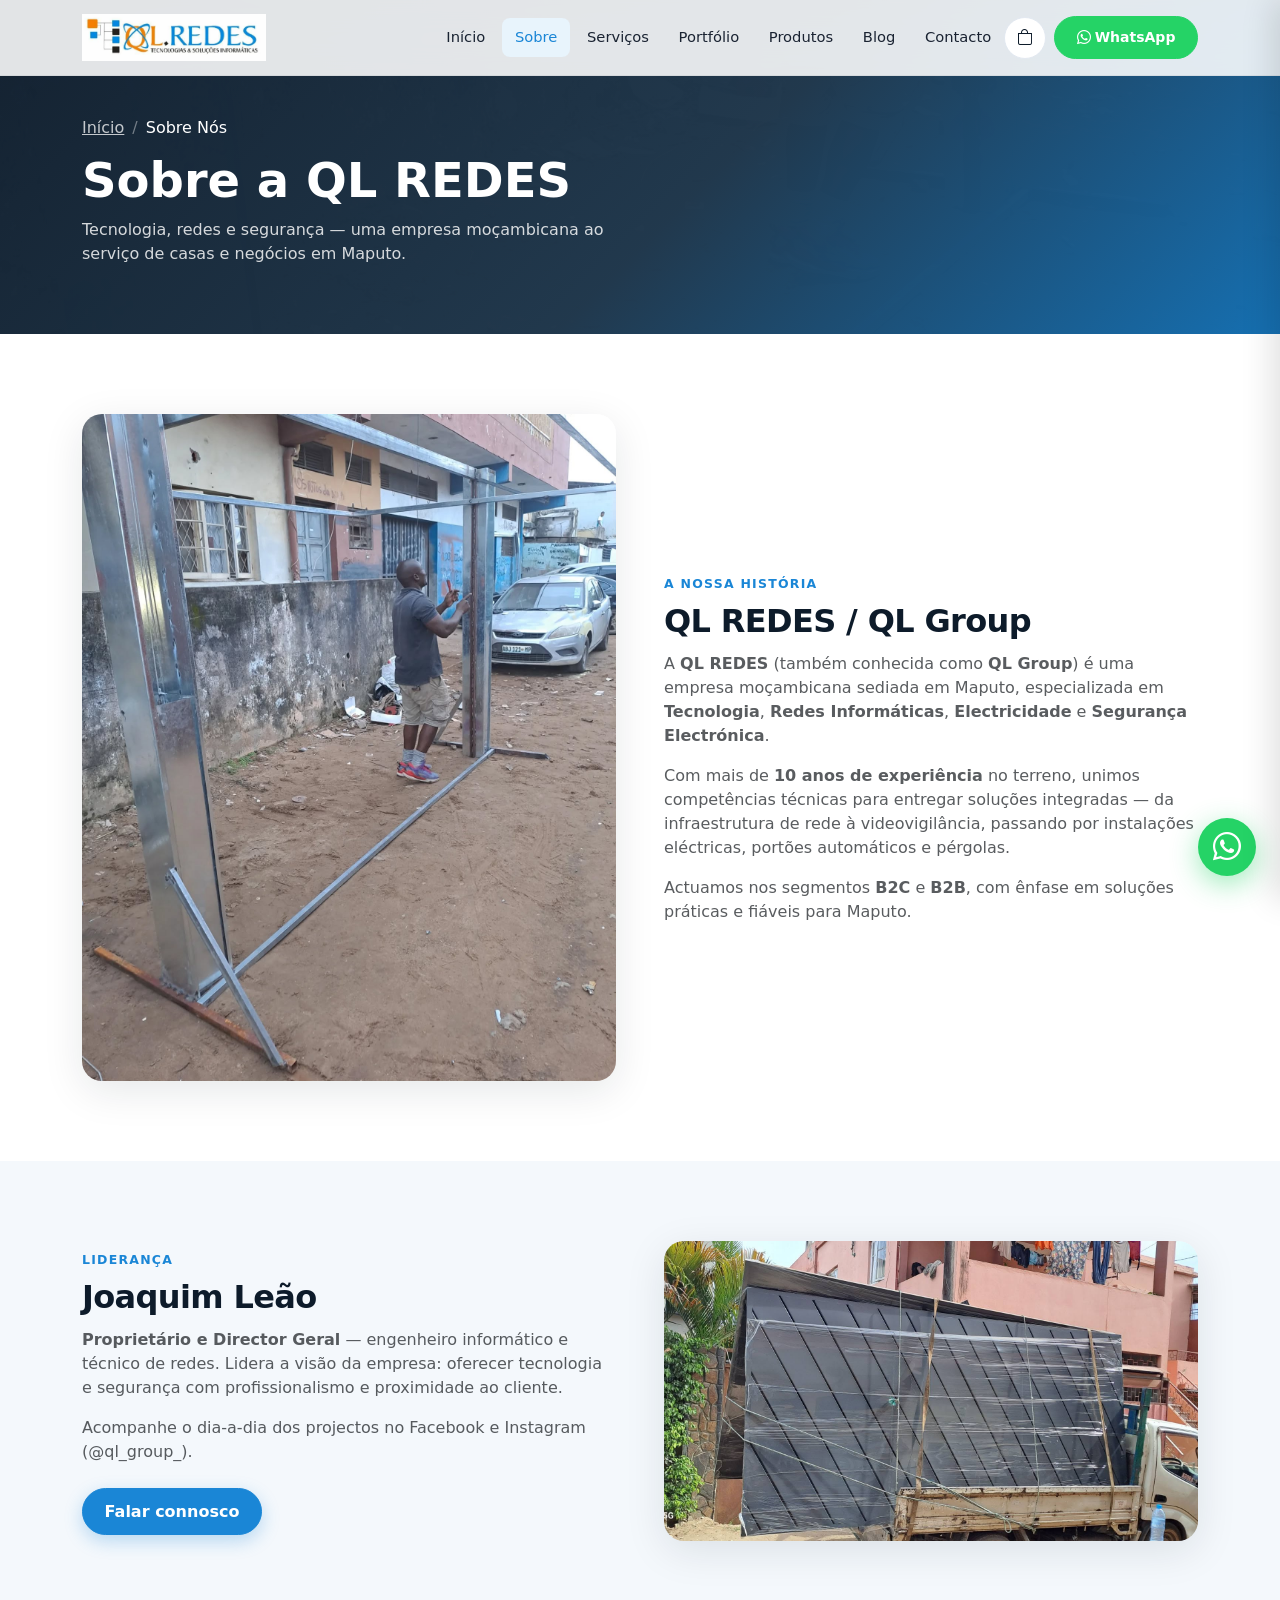
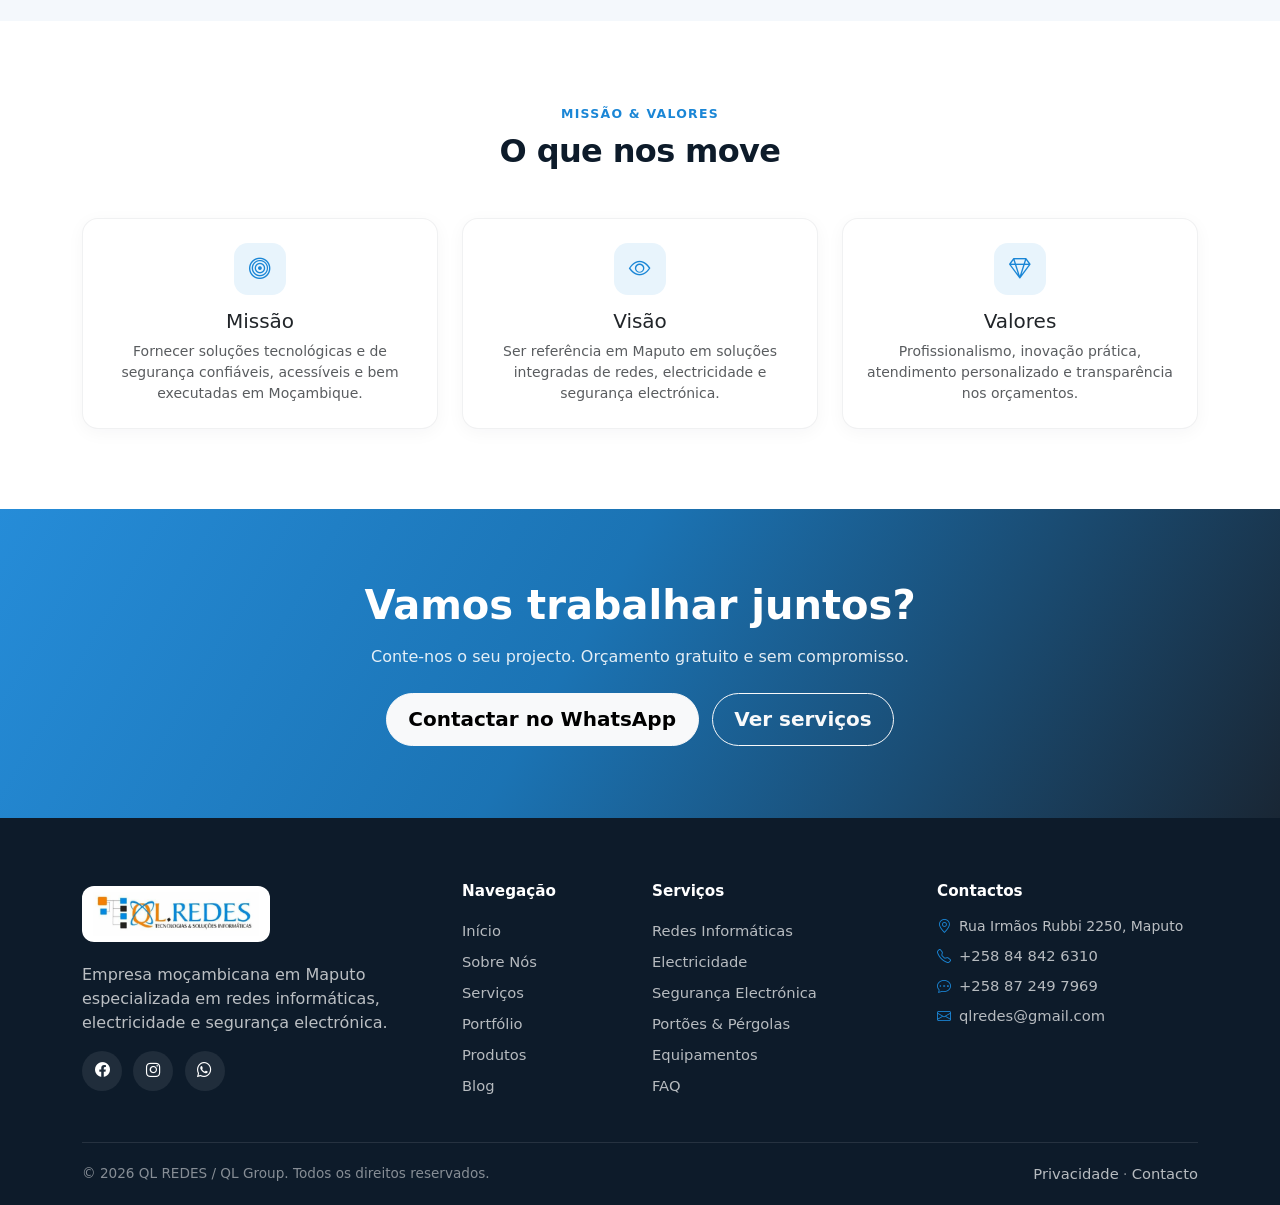
<file: sobre.html>
<!DOCTYPE html>
<html lang="pt">
<head>
  <meta charset="UTF-8">
  <meta name="viewport" content="width=device-width, initial-scale=1.0">
  <title>Sobre Nós | QL REDES — QL Group Maputo</title>
  <meta name="description" content="Conheça a QL REDES (QL Group): empresa moçambicana em Maputo com 10+ anos em redes, electricidade e segurança electrónica.">
  
  <link href="https://cdn.jsdelivr.net/npm/bootstrap@5.3.3/dist/css/bootstrap.min.css" rel="stylesheet" integrity="sha384-QWTKZyjpPEjISv5WaRU9OFeRpok6YctnYmDr5pNlyT2bRjXh0JMhjY6hW+ALEwIH" crossorigin="anonymous">
  <link href="https://cdn.jsdelivr.net/npm/bootstrap-icons@1.11.3/font/bootstrap-icons.min.css" rel="stylesheet">
  <link rel="stylesheet" href="assets/css/style.css">
  <link rel="icon" href="assets/images/logo.png">
</head>
<body>
  <header id="site-header"></header>
  <main>

    <section class="page-hero">
      <div class="parallax-bg" data-parallax="0.2" style="background-image:url('assets/images/488411407_17893244058207634_6765023642434450324_n.jpg')"></div>
      <div class="parallax-overlay"></div>
      <div class="container">
        <nav aria-label="breadcrumb"><ol class="breadcrumb"><li class="breadcrumb-item"><a href="index.html">Início</a></li><li class="breadcrumb-item active">Sobre Nós</li></ol></nav>
        <h1 class="display-5 fw-bold">Sobre a QL REDES</h1>
        <p>Tecnologia, redes e segurança — uma empresa moçambicana ao serviço de casas e negócios em Maputo.</p>
      </div>
    </section>

    <section class="section">
      <div class="container">
        <div class="row g-5 align-items-center">
          <div class="col-lg-6 reveal">
            <div class="visual-frame"><img src="assets/images/488411407_17893244058207634_6765023642434450324_n.jpg" alt="Equipa QL REDES em obra" loading="lazy"></div>
          </div>
          <div class="col-lg-6 reveal reveal-delay-2">
            <span class="section-label">A nossa história</span>
            <h2 class="section-title">QL REDES / QL Group</h2>
            <p class="text-muted">A <strong>QL REDES</strong> (também conhecida como <strong>QL Group</strong>) é uma empresa moçambicana sediada em Maputo, especializada em <strong>Tecnologia</strong>, <strong>Redes Informáticas</strong>, <strong>Electricidade</strong> e <strong>Segurança Electrónica</strong>.</p>
            <p class="text-muted">Com mais de <strong>10 anos de experiência</strong> no terreno, unimos competências técnicas para entregar soluções integradas — da infraestrutura de rede à videovigilância, passando por instalações eléctricas, portões automáticos e pérgolas.</p>
            <p class="text-muted mb-0">Actuamos nos segmentos <strong>B2C</strong> e <strong>B2B</strong>, com ênfase em soluções práticas e fiáveis para Maputo.</p>
          </div>
        </div>
      </div>
    </section>

    <section class="section section-soft">
      <div class="container">
        <div class="row g-5 align-items-center">
          <div class="col-lg-6 order-lg-2 reveal">
            <div class="visual-frame"><img src="assets/images/595662529_1269319441886200_6300626288040576835_n.jpg" alt="Operações QL REDES" loading="lazy"></div>
          </div>
          <div class="col-lg-6 order-lg-1 reveal reveal-delay-2">
            <span class="section-label">Liderança</span>
            <h2 class="section-title">Joaquim Leão</h2>
            <p class="text-muted"><strong>Proprietário e Director Geral</strong> — engenheiro informático e técnico de redes. Lidera a visão da empresa: oferecer tecnologia e segurança com profissionalismo e proximidade ao cliente.</p>
            <p class="text-muted mb-4">Acompanhe o dia-a-dia dos projectos no Facebook e Instagram (@ql_group_).</p>
            <a href="contacto.html" class="btn btn-primary">Falar connosco</a>
          </div>
        </div>
      </div>
    </section>

    <section class="section">
      <div class="container">
        <div class="text-center mb-5 reveal"><span class="section-label">Missão &amp; Valores</span><h2 class="section-title">O que nos move</h2></div>
        <div class="row g-4">
          <div class="col-md-4 reveal reveal-delay-1"><div class="card ql-card h-100 text-center"><div class="card-body p-4"><div class="card-icon mx-auto"><i class="bi bi-bullseye"></i></div><h3 class="h5">Missão</h3><p class="text-muted small mb-0">Fornecer soluções tecnológicas e de segurança confiáveis, acessíveis e bem executadas em Moçambique.</p></div></div></div>
          <div class="col-md-4 reveal reveal-delay-2"><div class="card ql-card h-100 text-center"><div class="card-body p-4"><div class="card-icon mx-auto"><i class="bi bi-eye"></i></div><h3 class="h5">Visão</h3><p class="text-muted small mb-0">Ser referência em Maputo em soluções integradas de redes, electricidade e segurança electrónica.</p></div></div></div>
          <div class="col-md-4 reveal reveal-delay-3"><div class="card ql-card h-100 text-center"><div class="card-body p-4"><div class="card-icon mx-auto"><i class="bi bi-gem"></i></div><h3 class="h5">Valores</h3><p class="text-muted small mb-0">Profissionalismo, inovação prática, atendimento personalizado e transparência nos orçamentos.</p></div></div></div>
        </div>
      </div>
    </section>

    <section class="cta-band">
      <div class="parallax-overlay"></div>
      <div class="container reveal">
        <h2 class="display-6 mb-3">Vamos trabalhar juntos?</h2>
        <p class="mb-4">Conte-nos o seu projecto. Orçamento gratuito e sem compromisso.</p>
        <a href="https://wa.me/258848426310?text=Ol%C3%A1%20QL%20REDES!%20Gostaria%20de%20pedir%20um%20or%C3%A7amento%20gratuito." class="btn btn-light btn-lg me-2" target="_blank" rel="noopener">Contactar no WhatsApp</a>
        <a href="servicos.html" class="btn btn-outline-light btn-lg">Ver serviços</a>
      </div>
    </section>

  </main>
  <footer id="site-footer"></footer>
  <script src="https://cdn.jsdelivr.net/npm/bootstrap@5.3.3/dist/js/bootstrap.bundle.min.js" integrity="sha384-YvpcrYf0tY3lHB60NNkmXc5s9fDVZLESaAA55NDzOxhy9GkcIdslK1eN7N6jIeHz" crossorigin="anonymous"></script>
  <script src="assets/js/products.js"></script>
  <script src="assets/js/cart.js"></script>
  <script src="assets/js/main.js"></script>
</body>
</html>
</file>
<file: assets/css/style.css>
/* ============================================
   QL REDES — Modern theme on Bootstrap 5
   Brand: blue #1a86d6 · orange #e89b1e · navy
   ============================================ */
:root {
  --bs-primary: #1a86d6;
  --bs-primary-rgb: 26, 134, 214;
  --ql-primary: #1a86d6;
  --ql-primary-dark: #0f6cb0;
  --ql-primary-light: #e8f4fc;
  --ql-navy: #0d1b2a;
  --ql-navy-soft: #1b3348;
  --ql-accent: #e89b1e;
  --ql-text: #1a2332;
  --ql-muted: #5a6577;
  --ql-soft: #f4f8fc;
  --ql-whatsapp: #25d366;
  --ql-radius: 1rem;
  --ql-shadow: 0 10px 40px rgba(13, 27, 42, 0.1);
  --ql-header-h: 76px;
  --ql-transition: 0.35s cubic-bezier(0.22, 1, 0.36, 1);
}

html { scroll-behavior: smooth; }

body {
  font-family: "Segoe UI", system-ui, -apple-system, BlinkMacSystemFont, "Helvetica Neue", Arial, sans-serif;
  color: var(--ql-text);
  background: #fff;
  overflow-x: hidden;
  padding-top: var(--ql-header-h);
}

img { max-width: 100%; height: auto; }
a { transition: color 0.2s ease, opacity 0.2s ease; }

/* ---------- Bootstrap brand overrides ---------- */
.text-primary { color: var(--ql-primary) !important; }
.bg-primary { background-color: var(--ql-primary) !important; }
.btn-primary {
  --bs-btn-bg: var(--ql-primary);
  --bs-btn-border-color: var(--ql-primary);
  --bs-btn-hover-bg: var(--ql-primary-dark);
  --bs-btn-hover-border-color: var(--ql-primary-dark);
  --bs-btn-active-bg: var(--ql-primary-dark);
  --bs-btn-active-border-color: var(--ql-primary-dark);
  border-radius: 50rem;
  font-weight: 600;
  padding: 0.65rem 1.35rem;
  box-shadow: 0 6px 18px rgba(26, 134, 214, 0.28);
}
.btn-outline-primary {
  --bs-btn-color: var(--ql-primary);
  --bs-btn-border-color: var(--ql-primary);
  --bs-btn-hover-bg: var(--ql-primary);
  --bs-btn-hover-border-color: var(--ql-primary);
  border-radius: 50rem;
  font-weight: 600;
  padding: 0.65rem 1.35rem;
}
.btn-outline-light, .btn-light {
  border-radius: 50rem;
  font-weight: 600;
  padding: 0.65rem 1.35rem;
}
.btn-whatsapp {
  background: var(--ql-whatsapp);
  border-color: var(--ql-whatsapp);
  color: #fff;
  border-radius: 50rem;
  font-weight: 600;
  padding: 0.65rem 1.35rem;
}
.btn-whatsapp:hover {
  background: #1ebe57;
  border-color: #1ebe57;
  color: #fff;
  transform: translateY(-1px);
}
.btn-navy {
  background: var(--ql-navy);
  border-color: var(--ql-navy);
  color: #fff;
  border-radius: 50rem;
  font-weight: 600;
}
.btn-navy:hover {
  background: var(--ql-navy-soft);
  border-color: var(--ql-navy-soft);
  color: #fff;
}

.form-control, .form-select {
  border-radius: 0.75rem;
  border-color: #dbe3ee;
  padding: 0.75rem 1rem;
  background: var(--ql-soft);
}
.form-control:focus, .form-select:focus {
  border-color: var(--ql-primary);
  box-shadow: 0 0 0 0.2rem rgba(26, 134, 214, 0.15);
  background: #fff;
}
.form-label { font-weight: 600; color: var(--ql-navy); font-size: 0.9rem; }

.badge-soft {
  background: var(--ql-primary-light);
  color: var(--ql-primary-dark);
  font-weight: 700;
  letter-spacing: 0.04em;
  text-transform: uppercase;
  font-size: 0.72rem;
  border-radius: 50rem;
  padding: 0.4rem 0.85rem;
}

/* ---------- Navbar ---------- */
.site-navbar {
  min-height: var(--ql-header-h);
  background: rgba(255, 255, 255, 0.88);
  backdrop-filter: blur(16px) saturate(1.2);
  -webkit-backdrop-filter: blur(16px) saturate(1.2);
  border-bottom: 1px solid rgba(13, 27, 42, 0.06);
  transition: box-shadow var(--ql-transition), background var(--ql-transition);
  z-index: 1030;
}
.site-navbar.is-scrolled {
  box-shadow: 0 8px 30px rgba(13, 27, 42, 0.08);
  background: rgba(255, 255, 255, 0.96);
}
.site-navbar .navbar-brand { padding: 0; margin-right: 1rem; }
.logo-img {
  height: 48px;
  width: auto;
  max-width: 210px;
  object-fit: contain;
}
.logo-img-footer {
  height: 56px;
  max-width: 240px;
  background: #fff;
  border-radius: 12px;
  padding: 0.4rem 0.7rem;
}
.site-navbar .nav-link {
  color: var(--ql-text) !important;
  font-weight: 500;
  font-size: 0.92rem;
  padding: 0.5rem 0.8rem !important;
  border-radius: 0.5rem;
  transition: var(--ql-transition);
}
.site-navbar .nav-link:hover,
.site-navbar .nav-link.active {
  color: var(--ql-primary) !important;
  background: var(--ql-primary-light);
}
.cart-btn {
  position: relative;
  width: 42px;
  height: 42px;
  border-radius: 50%;
  border: 1px solid #e2e8f0;
  background: #fff;
  display: inline-flex;
  align-items: center;
  justify-content: center;
  color: var(--ql-navy);
  transition: var(--ql-transition);
}
.cart-btn:hover {
  border-color: var(--ql-primary);
  color: var(--ql-primary);
}
.cart-count {
  position: absolute;
  top: -4px;
  right: -4px;
  min-width: 18px;
  height: 18px;
  padding: 0 4px;
  border-radius: 50px;
  background: var(--ql-primary);
  color: #fff;
  font-size: 0.68rem;
  font-weight: 700;
  display: flex;
  align-items: center;
  justify-content: center;
}
.cart-count:empty,
.cart-count[data-count="0"] { display: none; }

/* ---------- Hero + Parallax ---------- */
.hero-parallax {
  position: relative;
  min-height: min(92vh, 760px);
  display: flex;
  align-items: center;
  overflow: hidden;
  color: #fff;
  margin-top: calc(-1 * var(--ql-header-h));
  padding-top: var(--ql-header-h);
}
.parallax-bg {
  position: absolute;
  inset: -12% 0;
  background-size: cover;
  background-position: center;
  will-change: transform;
  transform: translate3d(0, 0, 0) scale(1.12);
  z-index: 0;
}
.parallax-overlay {
  position: absolute;
  inset: 0;
  z-index: 1;
  background:
    linear-gradient(125deg, rgba(13, 27, 42, 0.94) 0%, rgba(13, 27, 42, 0.72) 48%, rgba(26, 134, 214, 0.45) 100%);
}
.hero-content {
  position: relative;
  z-index: 2;
  padding: 4.5rem 0 4rem;
}
.hero-badge {
  display: inline-flex;
  align-items: center;
  gap: 0.45rem;
  background: rgba(26, 134, 214, 0.2);
  border: 1px solid rgba(26, 134, 214, 0.4);
  color: #9ad4f5;
  padding: 0.4rem 1rem;
  border-radius: 50rem;
  font-size: 0.82rem;
  font-weight: 600;
  margin-bottom: 1.25rem;
  backdrop-filter: blur(8px);
}
.hero-parallax h1 {
  font-weight: 800;
  letter-spacing: -0.02em;
  line-height: 1.15;
  margin-bottom: 1.1rem;
  color: #fff;
}
.hero-parallax h1 em {
  font-style: normal;
  color: #5cbcf0;
  background: linear-gradient(90deg, #5cbcf0, #e89b1e);
  -webkit-background-clip: text;
  background-clip: text;
  -webkit-text-fill-color: transparent;
}
.hero-parallax .lead {
  color: rgba(255, 255, 255, 0.88);
  max-width: 34rem;
  font-size: 1.1rem;
}
.hero-stats {
  display: flex;
  flex-wrap: wrap;
  gap: 1.75rem 2.25rem;
  margin-top: 2.25rem;
  padding-top: 1.5rem;
  border-top: 1px solid rgba(255, 255, 255, 0.15);
}
.hero-stats strong {
  display: block;
  font-size: 1.55rem;
  color: #5cbcf0;
  font-weight: 800;
}
.hero-stats span {
  font-size: 0.85rem;
  color: rgba(255, 255, 255, 0.7);
}

/* Page hero (inner) with mild parallax */
.page-hero {
  position: relative;
  overflow: hidden;
  color: #fff;
  padding: 4rem 0 3.25rem;
  margin-top: calc(-1 * var(--ql-header-h));
  padding-top: calc(var(--ql-header-h) + 2.5rem);
}
.page-hero .parallax-bg {
  inset: -20% 0;
  opacity: 0.35;
}
.page-hero .parallax-overlay {
  background: linear-gradient(135deg, var(--ql-navy) 0%, var(--ql-navy-soft) 55%, var(--ql-primary-dark) 100%);
  opacity: 0.97;
}
.page-hero .container { position: relative; z-index: 2; }
.page-hero h1 { color: #fff; font-weight: 800; }
.page-hero .breadcrumb {
  --bs-breadcrumb-divider-color: rgba(255,255,255,0.4);
  margin-bottom: 0.75rem;
}
.page-hero .breadcrumb-item,
.page-hero .breadcrumb-item a { color: rgba(255,255,255,0.75); }
.page-hero .breadcrumb-item.active { color: #fff; }
.page-hero p { color: rgba(255,255,255,0.82); max-width: 36rem; }

/* Section helpers */
.section { padding: 5rem 0; }
.section-soft { background: var(--ql-soft); }
.section-navy {
  background: linear-gradient(160deg, var(--ql-navy) 0%, #13263a 100%);
  color: #fff;
}
.section-navy h2, .section-navy h3, .section-navy h4 { color: #fff; }
.section-navy .text-muted { color: rgba(255,255,255,0.7) !important; }
.section-label {
  display: inline-block;
  font-size: 0.78rem;
  font-weight: 700;
  letter-spacing: 0.1em;
  text-transform: uppercase;
  color: var(--ql-primary);
  margin-bottom: 0.5rem;
}
.section-navy .section-label { color: #5cbcf0; }
.section-title {
  font-weight: 800;
  color: var(--ql-navy);
  letter-spacing: -0.02em;
  margin-bottom: 0.75rem;
}
.section-navy .section-title { color: #fff; }

/* ---------- Modern cards ---------- */
.ql-card {
  border: 1px solid rgba(13, 27, 42, 0.06);
  border-radius: var(--ql-radius);
  overflow: hidden;
  background: #fff;
  box-shadow: 0 4px 18px rgba(13, 27, 42, 0.04);
  transition: transform var(--ql-transition), box-shadow var(--ql-transition), border-color var(--ql-transition);
  height: 100%;
}
.ql-card:hover {
  transform: translateY(-6px);
  box-shadow: var(--ql-shadow);
  border-color: rgba(26, 134, 214, 0.25);
}
.ql-card .card-img-top {
  height: 190px;
  object-fit: cover;
  transition: transform 0.55s ease;
}
.ql-card:hover .card-img-top { transform: scale(1.06); }
.ql-card .card-img-wrap {
  overflow: hidden;
  position: relative;
}
.ql-card .card-icon {
  width: 52px;
  height: 52px;
  border-radius: 14px;
  background: var(--ql-primary-light);
  color: var(--ql-primary);
  display: inline-flex;
  align-items: center;
  justify-content: center;
  font-size: 1.35rem;
  margin-bottom: 0.85rem;
}
.ql-card .stretched-link::after { z-index: 1; }

/* Feature / why us */
.feature-item {
  display: flex;
  gap: 1rem;
  padding: 1.15rem;
  border-radius: var(--ql-radius);
  background: #fff;
  border: 1px solid rgba(13, 27, 42, 0.06);
  height: 100%;
  transition: var(--ql-transition);
}
.feature-item:hover {
  border-color: rgba(26, 134, 214, 0.3);
  box-shadow: var(--ql-shadow);
}
.feature-item .fi {
  width: 46px;
  height: 46px;
  border-radius: 12px;
  background: var(--ql-primary-light);
  color: var(--ql-primary);
  display: flex;
  align-items: center;
  justify-content: center;
  flex-shrink: 0;
  font-size: 1.15rem;
}

/* Visual frame */
.visual-frame {
  border-radius: 1.25rem;
  overflow: hidden;
  box-shadow: var(--ql-shadow);
  position: relative;
}
.visual-frame img {
  width: 100%;
  height: 100%;
  min-height: 300px;
  object-fit: cover;
}
.visual-badge {
  position: absolute;
  bottom: 1.1rem;
  left: 1.1rem;
  background: rgba(255,255,255,0.96);
  backdrop-filter: blur(8px);
  padding: 0.85rem 1.1rem;
  border-radius: 0.85rem;
  box-shadow: 0 8px 24px rgba(0,0,0,0.12);
}
.visual-badge strong {
  display: block;
  color: var(--ql-primary);
  font-size: 1.35rem;
}

/* ---------- Portfolio gallery ---------- */
.gallery-filters .btn {
  border-radius: 50rem;
  font-weight: 600;
  font-size: 0.85rem;
  margin: 0.2rem;
}
.gallery-item {
  position: relative;
  border-radius: 1rem;
  overflow: hidden;
  cursor: pointer;
  aspect-ratio: 4/3;
  background: var(--ql-soft);
  box-shadow: 0 4px 16px rgba(13, 27, 42, 0.06);
}
.gallery-item img {
  width: 100%;
  height: 100%;
  object-fit: cover;
  transition: transform 0.5s ease;
}
.gallery-item:hover img { transform: scale(1.08); }
.gallery-item .gallery-overlay {
  position: absolute;
  inset: 0;
  background: linear-gradient(transparent 40%, rgba(13, 27, 42, 0.88));
  display: flex;
  align-items: flex-end;
  padding: 1rem;
  opacity: 0;
  transition: opacity 0.3s ease;
}
.gallery-item:hover .gallery-overlay { opacity: 1; }
.gallery-item .gallery-overlay span {
  color: #fff;
  font-weight: 600;
  font-size: 0.9rem;
}
.gallery-item.hidden { display: none !important; }

/* Products */
.product-card .price {
  font-weight: 800;
  color: var(--ql-primary);
  font-size: 1.05rem;
}
.product-card .price small {
  display: block;
  font-weight: 500;
  font-size: 0.72rem;
  color: var(--ql-muted);
}
.cat-tag {
  position: absolute;
  top: 0.75rem;
  left: 0.75rem;
  z-index: 2;
  background: rgba(255,255,255,0.95);
  color: var(--ql-navy);
  font-size: 0.68rem;
  font-weight: 700;
  padding: 0.3rem 0.65rem;
  border-radius: 50rem;
  text-transform: uppercase;
  letter-spacing: 0.03em;
}
.quote-note {
  background: linear-gradient(90deg, var(--ql-primary-light), #fff8eb);
  border: 1px solid rgba(26, 134, 214, 0.2);
  border-radius: var(--ql-radius);
  padding: 1rem 1.25rem;
}

/* Testimonials */
.testimonial-card {
  border: none;
  border-radius: var(--ql-radius);
  box-shadow: 0 4px 20px rgba(13, 27, 42, 0.06);
  height: 100%;
}
.testimonial-card .stars { color: var(--ql-accent); letter-spacing: 2px; }
.avatar-circle {
  width: 44px;
  height: 44px;
  border-radius: 50%;
  background: var(--ql-primary-light);
  color: var(--ql-primary);
  display: flex;
  align-items: center;
  justify-content: center;
  font-weight: 800;
}

/* Steps */
.step-card {
  text-align: center;
  padding: 1.5rem 1rem;
  height: 100%;
}
.step-num {
  width: 52px;
  height: 52px;
  border-radius: 50%;
  background: linear-gradient(135deg, var(--ql-primary), var(--ql-primary-dark));
  color: #fff;
  font-weight: 800;
  font-size: 1.15rem;
  display: flex;
  align-items: center;
  justify-content: center;
  margin: 0 auto 1rem;
  box-shadow: 0 8px 20px rgba(26, 134, 214, 0.35);
}

/* CTA band */
.cta-band {
  position: relative;
  overflow: hidden;
  color: #fff;
  padding: 4.5rem 0;
  text-align: center;
}
.cta-band .parallax-overlay {
  background: linear-gradient(120deg, var(--ql-primary) 0%, var(--ql-primary-dark) 45%, var(--ql-navy) 100%);
  opacity: 0.95;
}
.cta-band .container { position: relative; z-index: 2; }
.cta-band h2 { color: #fff; font-weight: 800; }
.cta-band p { color: rgba(255,255,255,0.88); max-width: 34rem; margin-inline: auto; }

/* Service detail rows */
.service-detail {
  padding-bottom: 3.5rem;
  margin-bottom: 3.5rem;
  border-bottom: 1px solid #e8eef5;
}
.service-detail:last-child {
  border-bottom: 0;
  margin-bottom: 0;
  padding-bottom: 0;
}
.check-list { list-style: none; padding: 0; margin: 1.25rem 0; }
.check-list li {
  display: flex;
  gap: 0.6rem;
  margin-bottom: 0.55rem;
  color: var(--ql-muted);
}
.check-list li i { color: var(--ql-primary); margin-top: 0.15rem; }

/* Contact panel */
.contact-panel {
  background: linear-gradient(160deg, var(--ql-navy), var(--ql-navy-soft));
  color: #fff;
  border-radius: 1.25rem;
  padding: 2rem;
  height: 100%;
}
.contact-panel a { color: rgba(255,255,255,0.85); }
.contact-panel a:hover { color: #5cbcf0; }
.contact-row-icon {
  width: 44px;
  height: 44px;
  border-radius: 12px;
  background: rgba(26, 134, 214, 0.22);
  color: #5cbcf0;
  display: flex;
  align-items: center;
  justify-content: center;
  flex-shrink: 0;
}
.map-wrap {
  border-radius: 1.25rem;
  overflow: hidden;
  border: 1px solid #e2e8f0;
  height: 380px;
  box-shadow: var(--ql-shadow);
}
.map-wrap iframe { width: 100%; height: 100%; border: 0; }

/* FAQ */
.accordion-button:not(.collapsed) {
  background: var(--ql-primary-light);
  color: var(--ql-navy);
  box-shadow: none;
}
.accordion-button:focus {
  box-shadow: 0 0 0 0.2rem rgba(26, 134, 214, 0.15);
}
.accordion-item {
  border-radius: 0.85rem !important;
  overflow: hidden;
  margin-bottom: 0.75rem;
  border: 1px solid #e2e8f0 !important;
}

/* Footer */
.site-footer {
  background: var(--ql-navy);
  color: rgba(255, 255, 255, 0.72);
  padding-top: 4rem;
}
.site-footer h5, .site-footer h6 {
  color: #fff;
  font-weight: 700;
  font-size: 0.95rem;
  margin-bottom: 1rem;
}
.site-footer a {
  color: rgba(255, 255, 255, 0.7);
  text-decoration: none;
  display: block;
  padding: 0.28rem 0;
  font-size: 0.92rem;
}
.site-footer a:hover { color: #5cbcf0; }
.footer-social a {
  display: inline-flex;
  width: 40px;
  height: 40px;
  align-items: center;
  justify-content: center;
  border-radius: 50%;
  background: rgba(255,255,255,0.08);
  color: #fff;
  margin-right: 0.4rem;
  padding: 0;
}
.footer-social a:hover {
  background: var(--ql-primary);
  color: #fff;
}
.footer-bottom {
  border-top: 1px solid rgba(255,255,255,0.1);
  padding: 1.25rem 0;
  margin-top: 2.5rem;
  font-size: 0.85rem;
  color: rgba(255,255,255,0.5);
}

/* FAB WhatsApp */
.fab-whatsapp {
  position: fixed;
  bottom: 1.5rem;
  right: 1.5rem;
  z-index: 1040;
  width: 58px;
  height: 58px;
  border-radius: 50%;
  background: var(--ql-whatsapp);
  color: #fff;
  display: flex;
  align-items: center;
  justify-content: center;
  box-shadow: 0 8px 28px rgba(37, 211, 102, 0.45);
  transition: transform 0.25s ease;
  font-size: 1.75rem;
  text-decoration: none;
}
.fab-whatsapp:hover {
  transform: scale(1.08);
  color: #fff;
}

/* Cart drawer */
.cart-overlay {
  display: none;
  position: fixed;
  inset: 0;
  background: rgba(0,0,0,0.45);
  z-index: 1055;
}
.cart-overlay.open { display: block; }
.cart-drawer {
  position: fixed;
  top: 0;
  right: 0;
  width: min(100%, 400px);
  height: 100%;
  background: #fff;
  z-index: 1056;
  transform: translateX(100%);
  transition: transform 0.3s ease;
  display: flex;
  flex-direction: column;
  box-shadow: -8px 0 30px rgba(0,0,0,0.12);
}
.cart-drawer.open { transform: translateX(0); }
.cart-header {
  display: flex;
  justify-content: space-between;
  align-items: center;
  padding: 1.25rem 1.5rem;
  border-bottom: 1px solid #e2e8f0;
}
.cart-body { flex: 1; overflow-y: auto; padding: 1rem 1.5rem; }
.cart-empty { text-align: center; padding: 3rem 1rem; color: var(--ql-muted); }
.cart-item {
  display: flex;
  gap: 0.85rem;
  padding: 1rem 0;
  border-bottom: 1px solid #eef2f6;
}
.cart-item img {
  width: 64px;
  height: 64px;
  object-fit: cover;
  border-radius: 0.65rem;
  background: var(--ql-soft);
}
.cart-item-info { flex: 1; min-width: 0; }
.cart-item-info h4 {
  font-size: 0.92rem;
  margin-bottom: 0.2rem;
  white-space: nowrap;
  overflow: hidden;
  text-overflow: ellipsis;
  color: var(--ql-navy);
}
.cart-item-info .price { font-size: 0.85rem; color: var(--ql-primary); font-weight: 600; }
.cart-qty {
  display: flex;
  align-items: center;
  gap: 0.4rem;
  margin-top: 0.4rem;
}
.cart-qty button {
  width: 28px;
  height: 28px;
  border: 1px solid #e2e8f0;
  background: #fff;
  border-radius: 6px;
  cursor: pointer;
  font-weight: 700;
}
.cart-item-remove {
  border: none;
  background: none;
  color: #ef4444;
  cursor: pointer;
  align-self: flex-start;
}
.cart-footer {
  padding: 1.25rem 1.5rem;
  border-top: 1px solid #e2e8f0;
  background: var(--ql-soft);
}

/* Toast */
.toast-ql {
  position: fixed;
  bottom: 5.5rem;
  right: 1.5rem;
  z-index: 1080;
  background: var(--ql-navy);
  color: #fff;
  padding: 0.85rem 1.25rem;
  border-radius: 0.75rem;
  box-shadow: var(--ql-shadow);
  font-size: 0.9rem;
  font-weight: 500;
  transform: translateY(20px);
  opacity: 0;
  pointer-events: none;
  transition: all 0.3s ease;
  max-width: 300px;
}
.toast-ql.show {
  transform: translateY(0);
  opacity: 1;
}

/* Scroll reveal */
.reveal {
  opacity: 0;
  transform: translateY(28px);
  transition: opacity 0.7s cubic-bezier(0.22, 1, 0.36, 1), transform 0.7s cubic-bezier(0.22, 1, 0.36, 1);
}
.reveal.is-visible {
  opacity: 1;
  transform: translateY(0);
}
.reveal-delay-1 { transition-delay: 0.08s; }
.reveal-delay-2 { transition-delay: 0.16s; }
.reveal-delay-3 { transition-delay: 0.24s; }
.reveal-delay-4 { transition-delay: 0.32s; }

/* Parallax band (mid-page) */
.parallax-band {
  position: relative;
  min-height: 280px;
  display: flex;
  align-items: center;
  overflow: hidden;
  color: #fff;
}
.parallax-band .parallax-bg { inset: -25% 0; }
.parallax-band .parallax-overlay {
  background: rgba(13, 27, 42, 0.72);
}
.parallax-band .container { position: relative; z-index: 2; }

/* Blog meta */
.blog-meta {
  font-size: 0.8rem;
  color: var(--ql-muted);
  margin-bottom: 0.5rem;
}

/* Utilities */
.text-navy { color: var(--ql-navy) !important; }
.bg-soft { background: var(--ql-soft) !important; }
.rounded-ql { border-radius: var(--ql-radius) !important; }
.shadow-ql { box-shadow: var(--ql-shadow) !important; }

@media (max-width: 575.98px) {
  .logo-img { height: 40px; max-width: 160px; }
  .hero-parallax { min-height: auto; }
  .hero-content { padding: 3.5rem 0 3rem; }
  .section { padding: 3.5rem 0; }
}

/* Reduce motion */
@media (prefers-reduced-motion: reduce) {
  .parallax-bg { transform: none !important; }
  .reveal { opacity: 1; transform: none; transition: none; }
  html { scroll-behavior: auto; }
}
</file>
